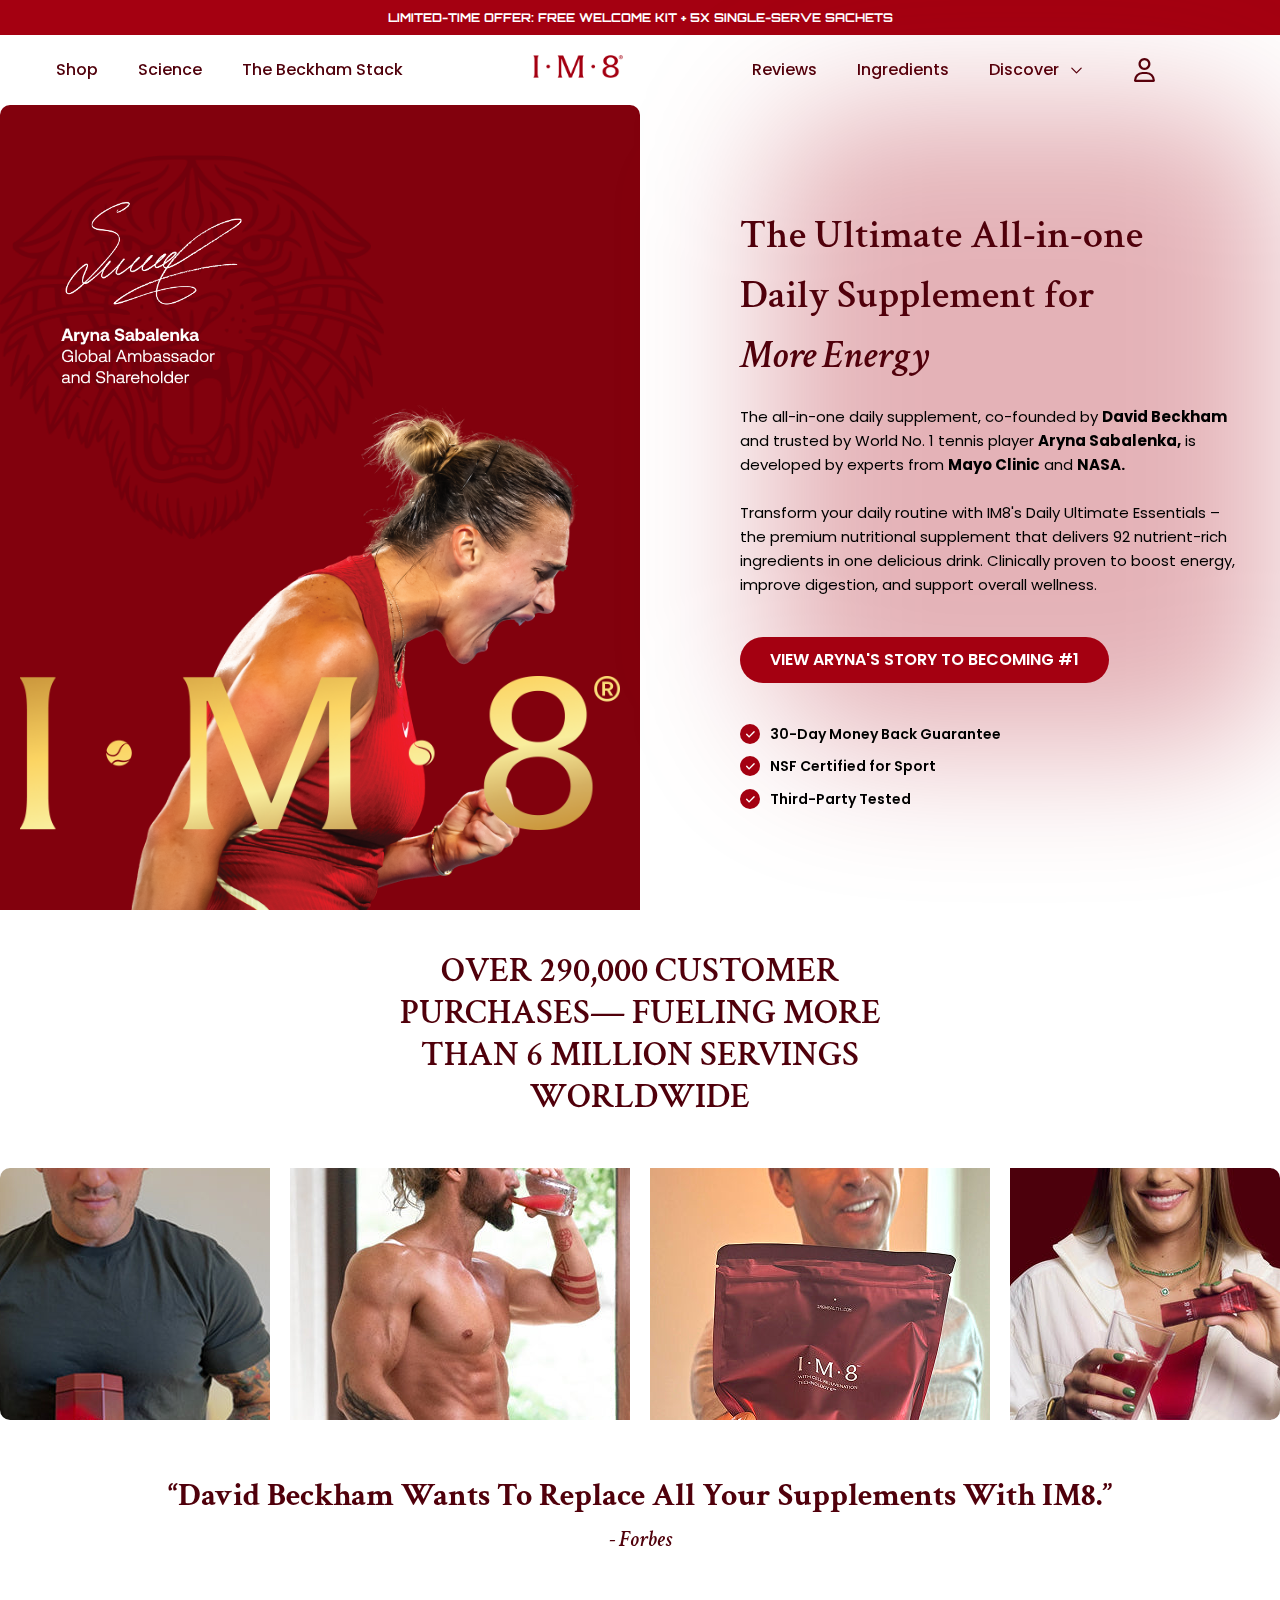
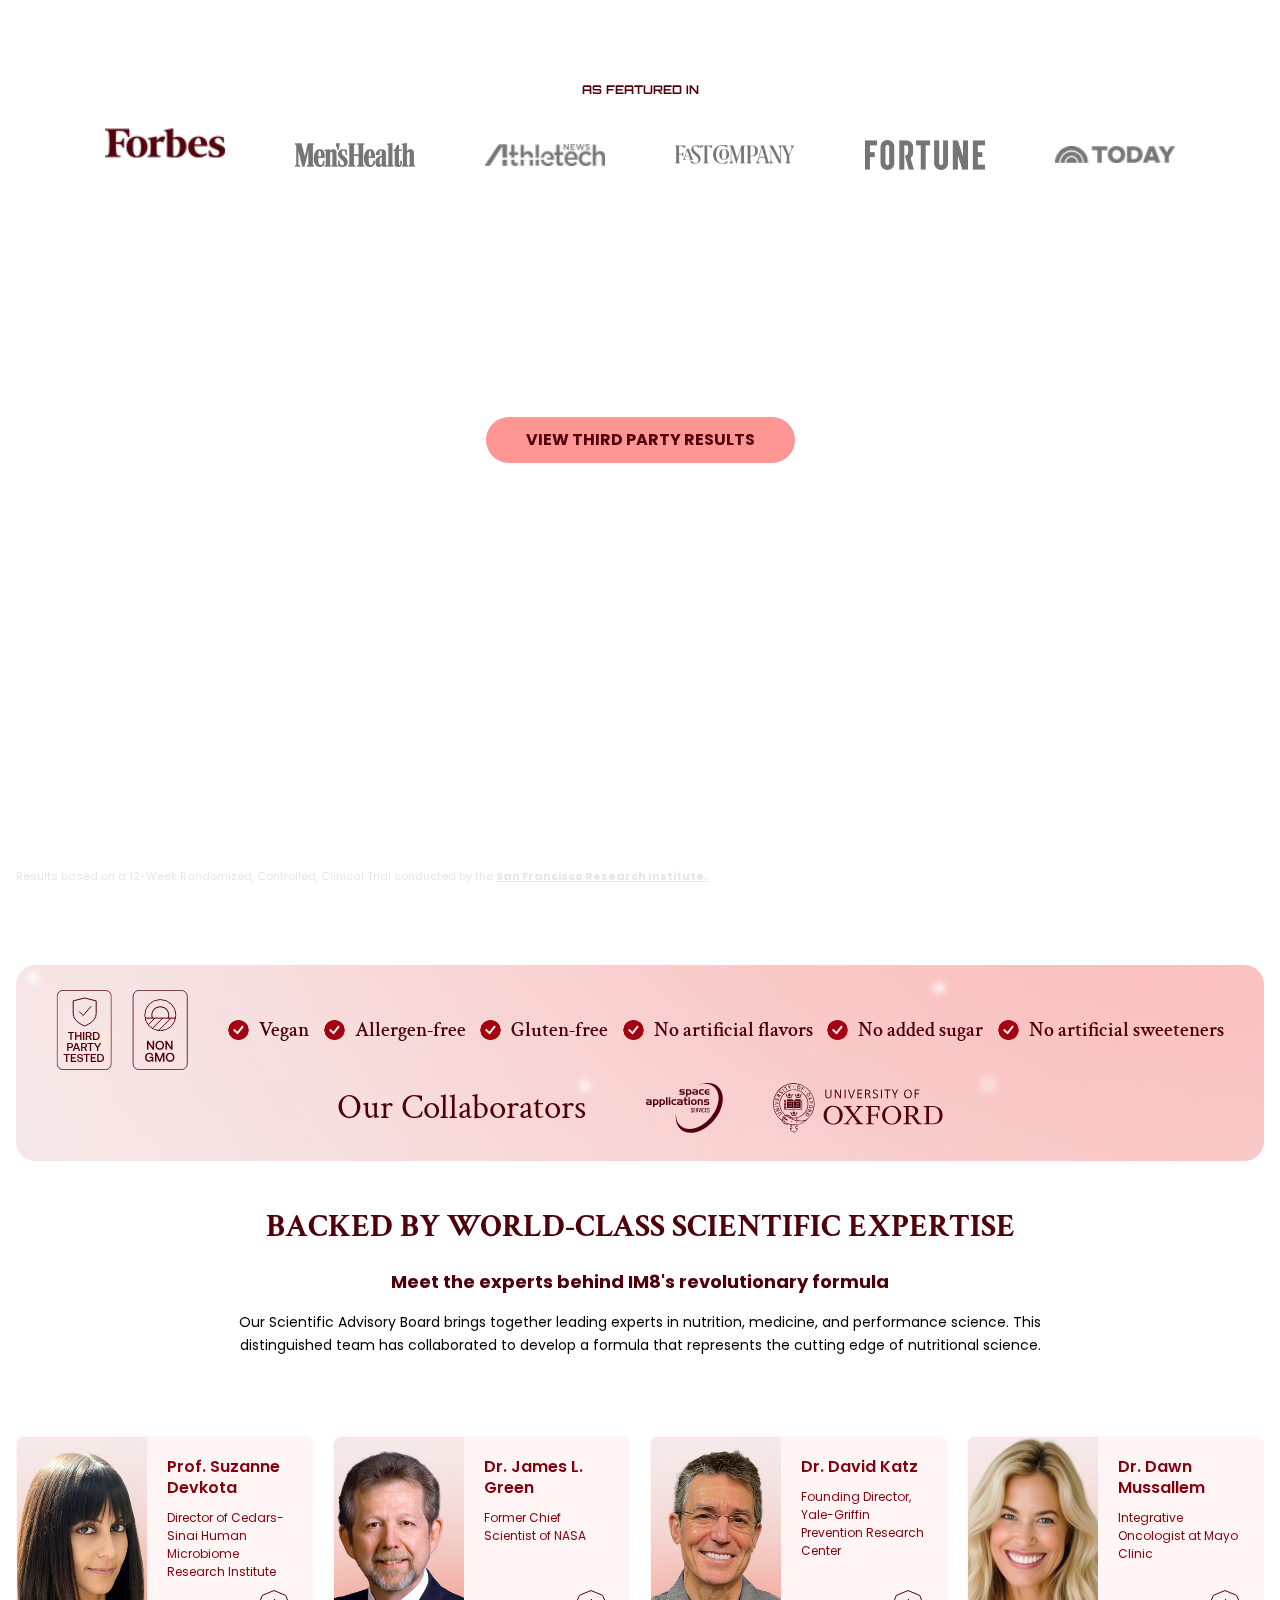
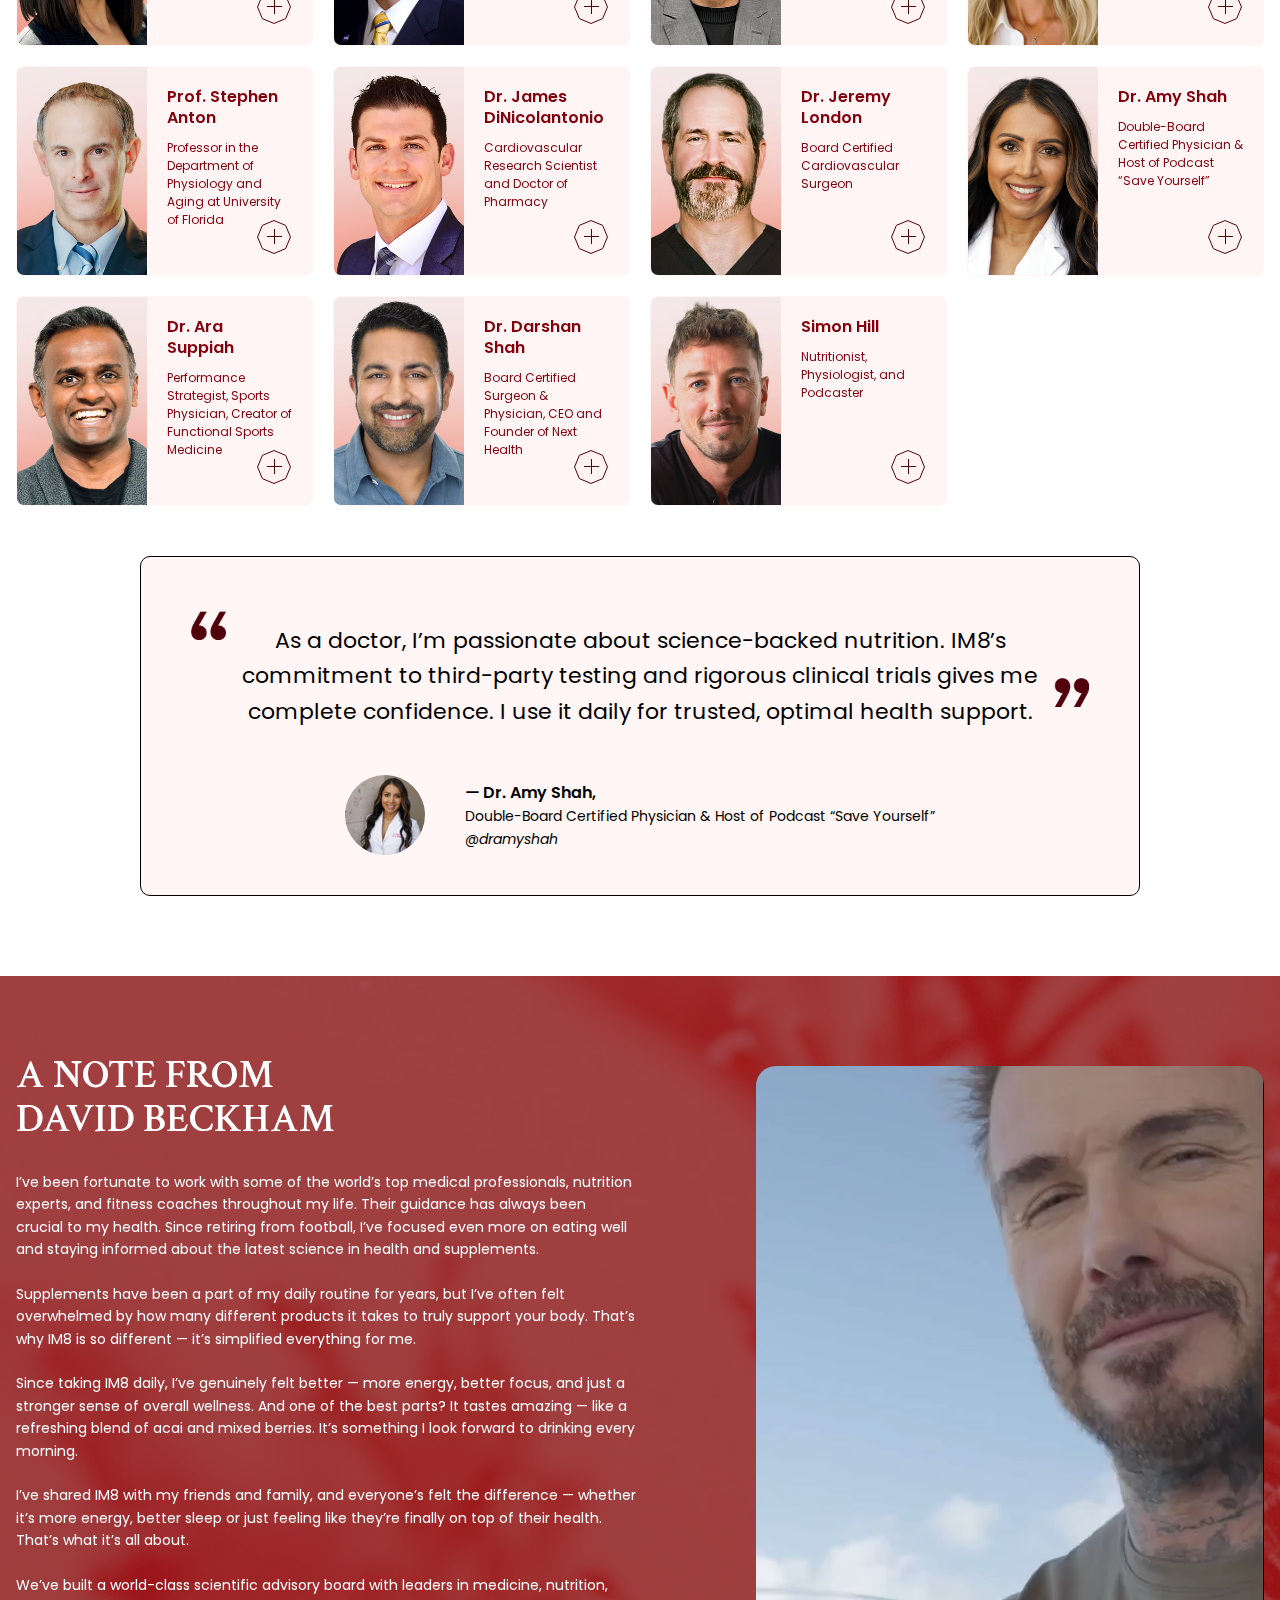
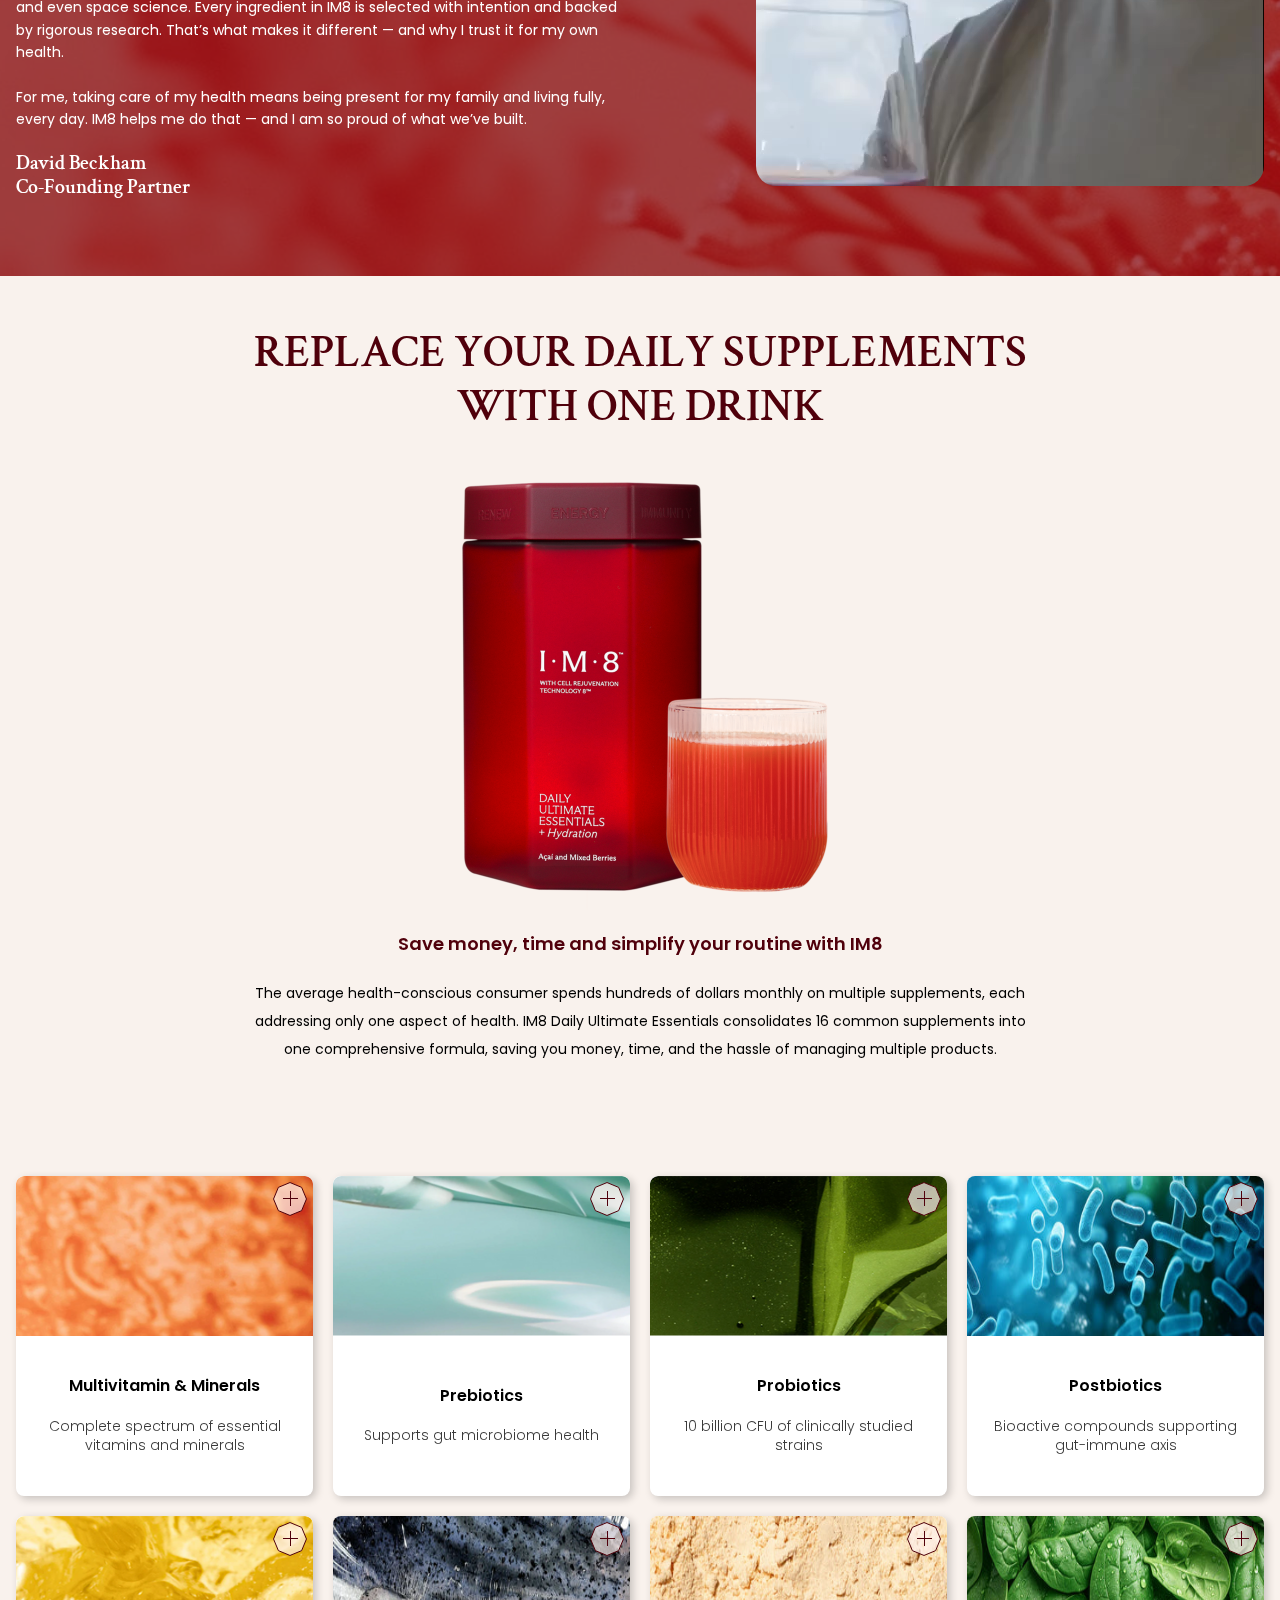
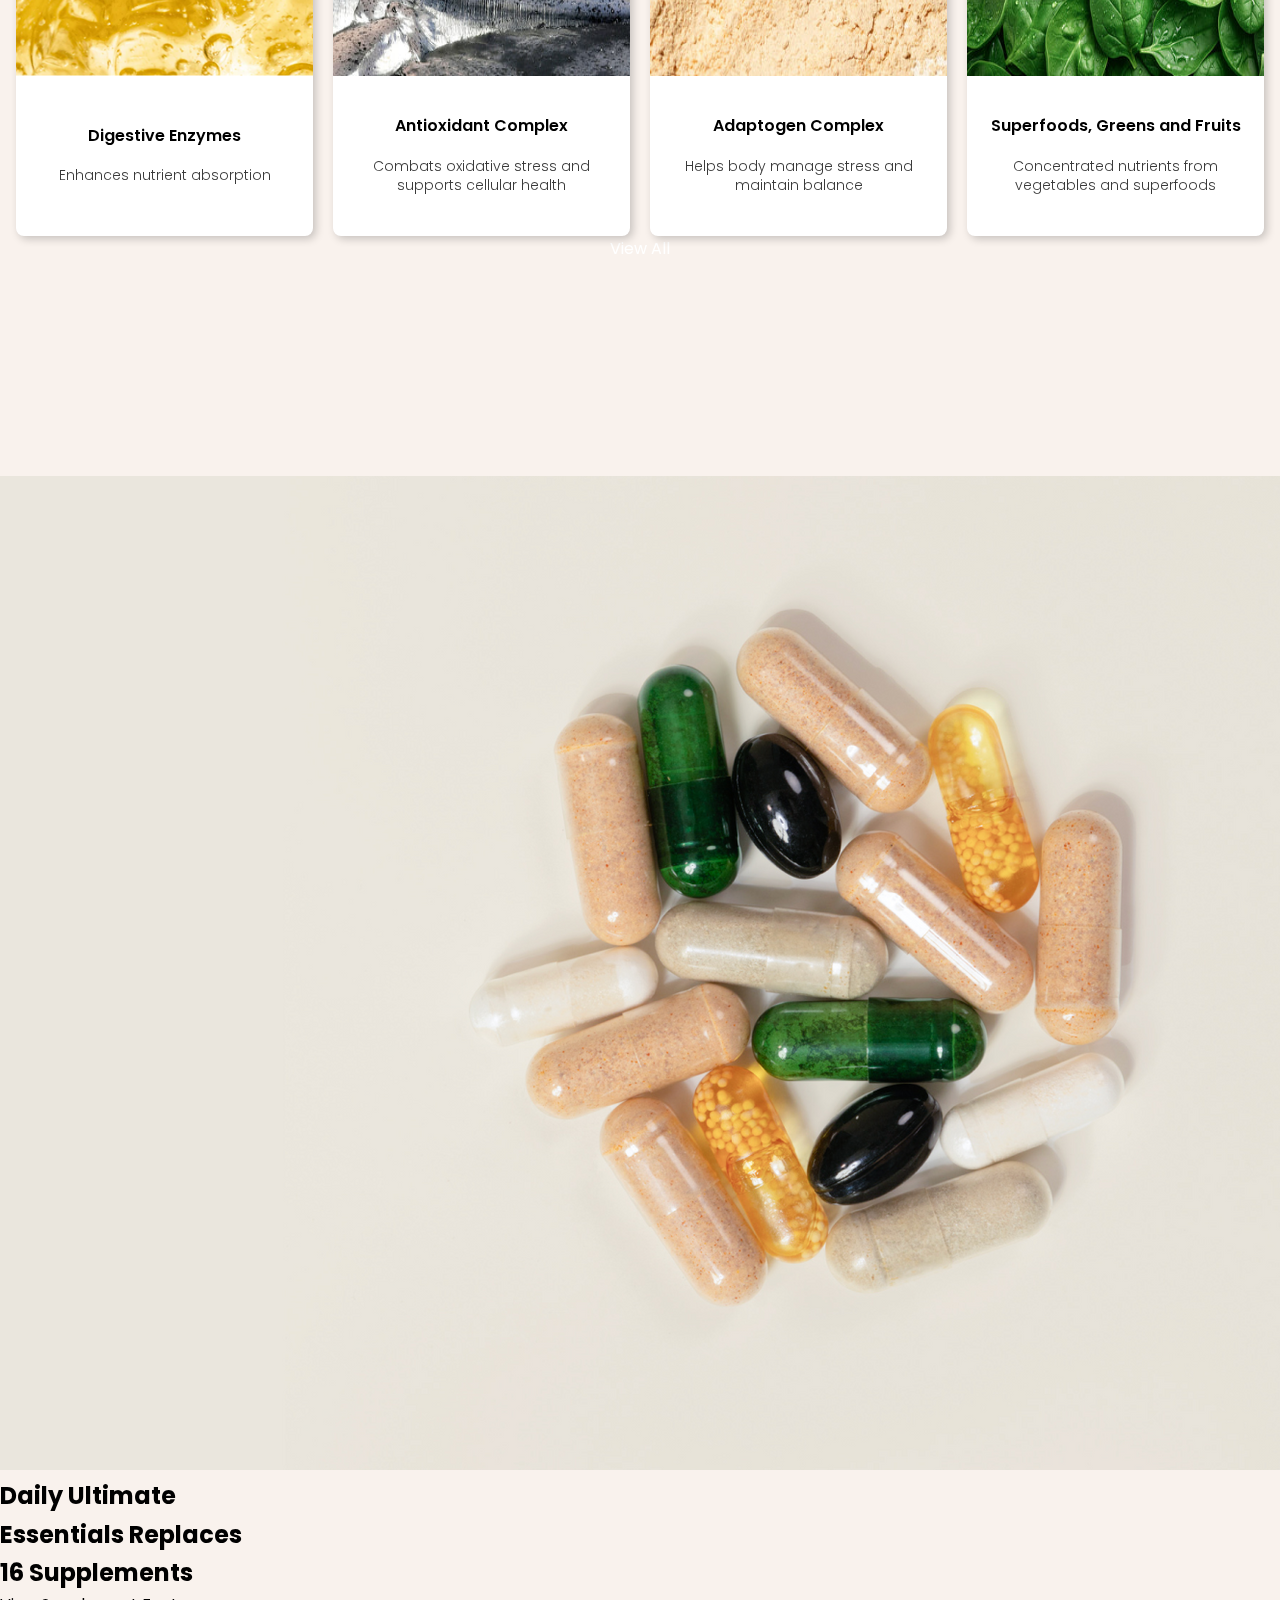
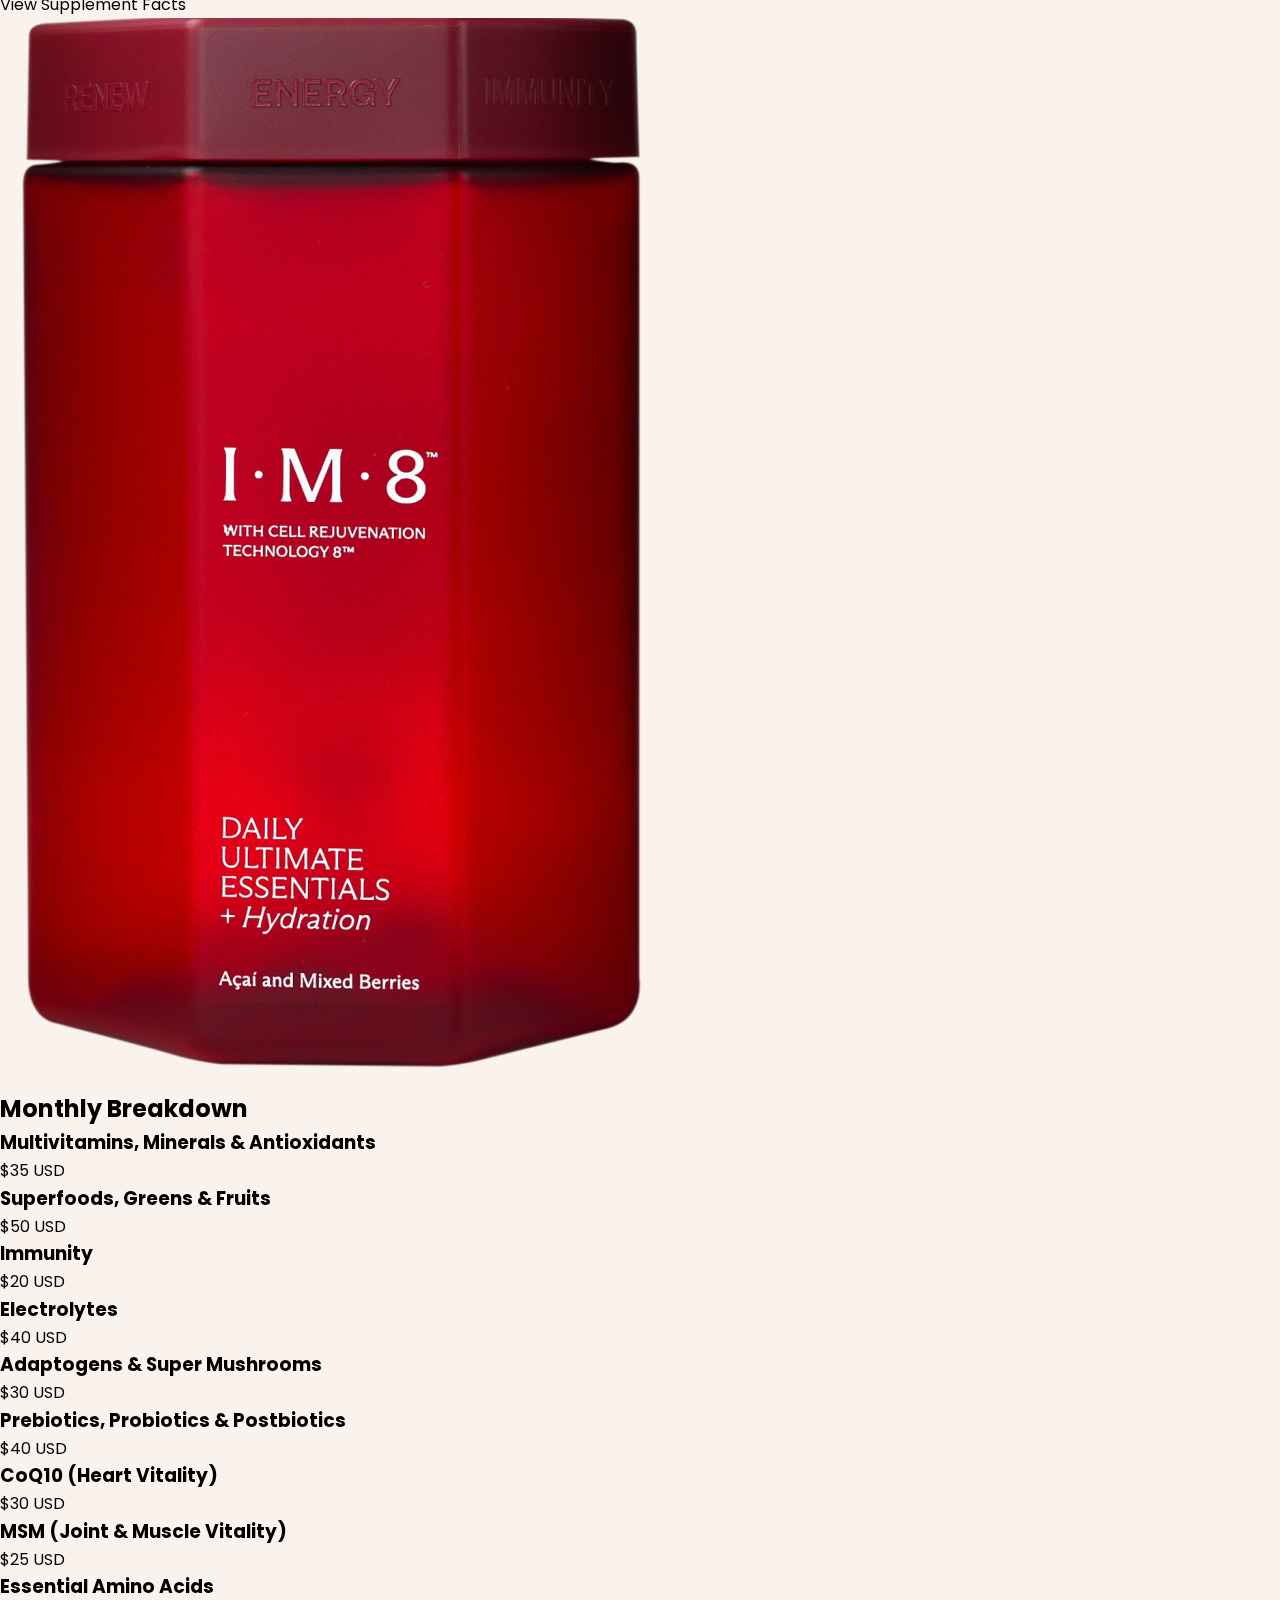
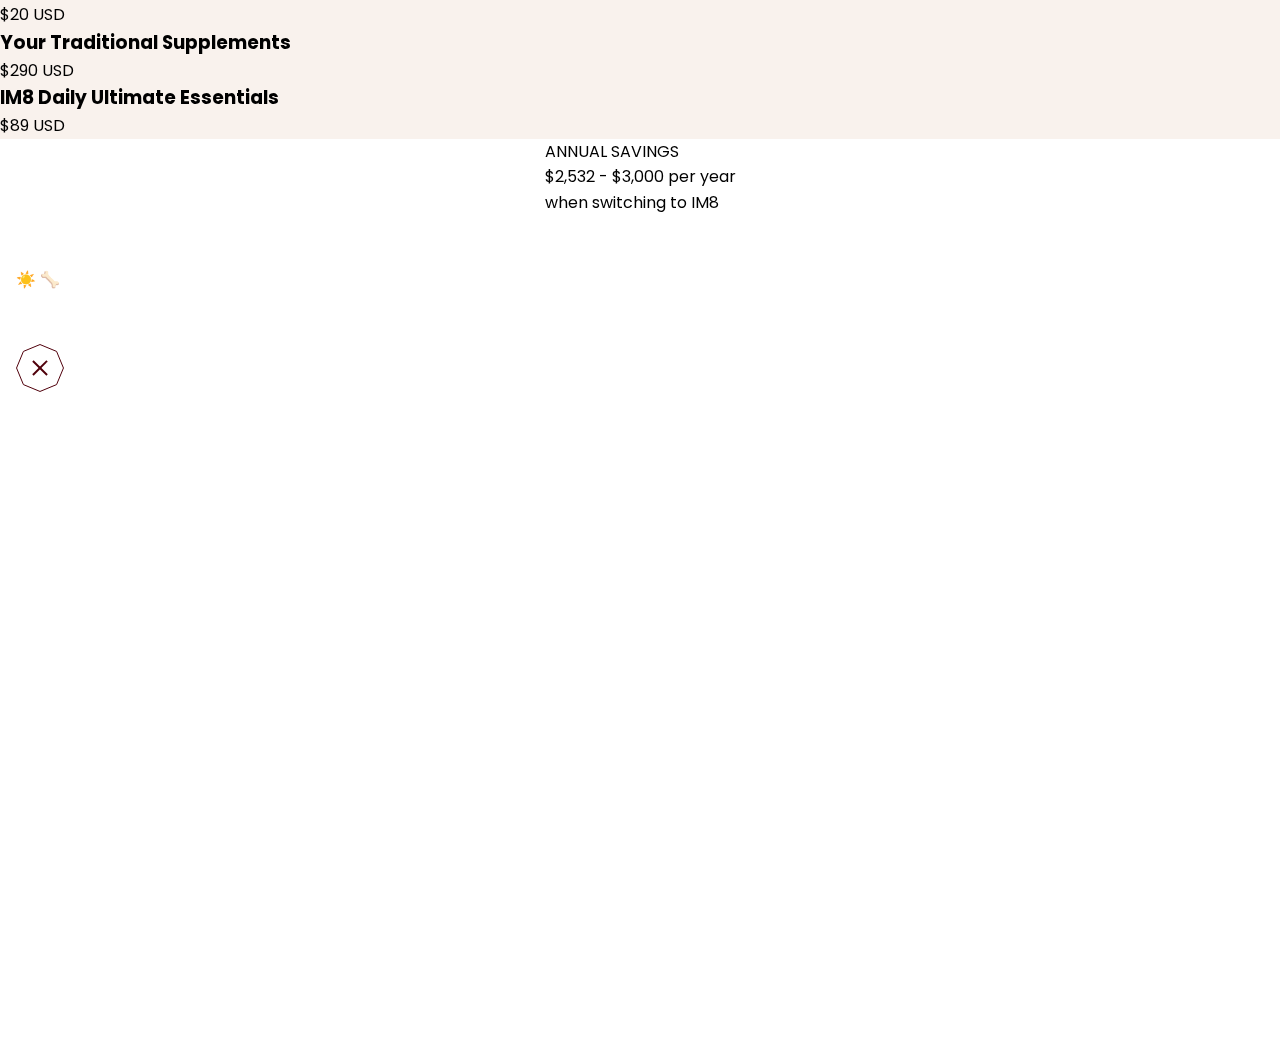
<file: index.html>
<!DOCTYPE html>
<html lang="en">
<head>
    <meta charset="UTF-8">
    <meta name="viewport" content="width=device-width, initial-scale=1.0">
    <title>IM8Health</title>
    <link rel="stylesheet" href="style.css">
    <link rel="stylesheet" href="https://cdnjs.cloudflare.com/ajax/libs/font-awesome/6.5.0/css/all.min.css">
    <link rel="preconnect" href="https://fonts.googleapis.com">
    <link rel="preconnect" href="https://fonts.gstatic.com" crossorigin>
    <link href="https://fonts.googleapis.com/css2?family=Crimson+Text:ital,wght@0,400;0,600;0,700;1,400;1,600;1,700&family=Orbitron:wght@400..900&family=Poppins:ital,wght@0,100;0,200;0,300;0,400;0,500;0,600;0,700;0,800;0,900;1,100;1,200;1,300;1,400;1,500;1,600;1,700;1,800;1,900&display=swap" rel="stylesheet">
</head>
<body>
    <!-- Hero Page -->
    <script>
        fetch("hero.html")
        .then(response => response.text())
        .then(data => {
            document.getElementById("hero").innerHTML = data;
            const hoverButton = document.getElementById("visible");
            const invisibleDiv = document.getElementById("invisible");

            if (hoverButton && invisibleDiv) {
                hoverButton.addEventListener("mouseover", () => {
                    invisibleDiv.classList.remove("hide");
                });
                invisibleDiv.addEventListener("mouseover", () => {
                    invisibleDiv.classList.remove("hide");
                })

                hoverButton.addEventListener("mouseout", () => {
                    invisibleDiv.classList.add("hide");
                });
                invisibleDiv.addEventListener("mouseout", () => {
                    invisibleDiv.classList.add("hide");
                })
            }
        })
    </script>
    <div id="hero"></div>

    <!-- Carasoule -->
    <script>
        fetch("carosole.html")
        .then(response => response.text())
        .then(data => {
            document.getElementById("carosole").innerHTML = data;

            const sliderTrack = document.getElementById('sliderTrack');
            sliderTrack.innerHTML += sliderTrack.innerHTML;

            const featureContent = {
                forbes: {
                    quote: "“David Beckham Wants To Replace All Your Supplements With IM8.”",
                    author: "Forbes"
                },
                menshealth: {
                    quote: "“I have personally experienced the positive impact that IM8 has had on my health, energy and focus.”",
                    author: "David Beckham"
                },
                athletech: {
                    quote: "“IM8 is leaning into science-backed wellness, seeking to position itself as the most effective – and safe – supplement product on the market.”",
                    author: "Athletech News"
                },
                fastcompany: {
                    quote: "“I wanted to create something that is a one stop shop, one product that actually does it all.”",
                    author: "David Beckham"
                },
                fortune: {
                    quote: "“We want to help people feel healthy and feel better and live a healthier, longer life.”",
                    author: "David Beckham"
                },
                today: {
                    quote: "“It's a simple supplement that has the best 92 ingredients in it. It's just easy and it's so good.”",
                    author: "David Beckham"
                }
            };

            const logos = document.querySelectorAll(".feature-logo");
            const textContainer = document.getElementById("featureTextContainer");

            let currentIndex = 0;
            let autoCycleInterval;

            function renderFeatureBlock({ quote, author }) {
                const wrapper = document.createElement("div");
                wrapper.classList.add("feature-quote-block");

                const quoteEl = document.createElement("p");
                quoteEl.classList.add("quote");
                quoteEl.textContent = `${quote}`;

                const authorEl = document.createElement("p");
                authorEl.classList.add("author-text");
                authorEl.textContent = `- ${author}`;

                wrapper.appendChild(quoteEl);
                wrapper.appendChild(authorEl);
                return wrapper;
            }

            function selectFeature(index) {
                const logo = logos[index];
                if (!logo) return;

                const id = logo.getAttribute("data-id");
                const content = featureContent[id];

                if (!content) return;

                // Clear and insert new content
                textContainer.innerHTML = '';
                textContainer.appendChild(renderFeatureBlock(content));

                // Highlight active
                logos.forEach(l => l.classList.remove("active"));
                logo.classList.add("active");

                currentIndex = index;
                }

                function startAutoCycle() {
                autoCycleInterval = setInterval(() => {
                    currentIndex = (currentIndex + 1) % logos.length;
                    selectFeature(currentIndex);
                }, 5000);
                }

                function resetAutoCycle() {
                clearInterval(autoCycleInterval);
                startAutoCycle();
                }

                // Attach event listeners
                logos.forEach((logo, index) => {
                logo.addEventListener("click", () => {
                    selectFeature(index);
                    resetAutoCycle();
                });
                });

                // Init
                selectFeature(0);
                startAutoCycle();
        })
    </script>
    <div id="carosole"></div>

    <!-- Analytics -->
    <img src="/public/bg.jpeg" alt="Background" class="analytics-bg">

    <script>
        fetch("analytics.html")
        .then(response => response.text())
        .then(data => {
            document.getElementById("analytics").innerHTML = data;
        })
    </script>
    <div id="analytics"></div>   
    
    <div id="collaborators">
        <div class="inner-container">
            <div class="collaborators-card">
                <!-- Top section -->
                <div class="collaborators-card-top">
                    <div class="collaborators-card-top-stamp">
                        <img src="/public/collaborators/3rd-party-tested.svg" alt="">
                        <img src="/public/collaborators/non-gmo.svg" alt="">
                    </div>

                    <div class="collaborators-card-top-points">
                        <div class="collaborators-card-top-point">
                            <img src="/public/bullet-point.svg" alt="">
                            <p>Vegan</p>
                        </div>

                        <div class="collaborators-card-top-point">
                            <img src="/public/bullet-point.svg" alt="">
                            <p>Allergen-free</p>
                        </div>

                        <div class="collaborators-card-top-point">
                            <img src="/public/bullet-point.svg" alt="">
                            <p>Gluten-free</p>
                        </div>

                        <div class="collaborators-card-top-point">
                            <img src="/public/bullet-point.svg" alt="">
                            <p>No artificial flavors</p>
                        </div>

                        <div class="collaborators-card-top-point">
                            <img src="/public/bullet-point.svg" alt="">
                            <p>No added sugar</p>
                        </div>

                        <div class="collaborators-card-top-point">
                            <img src="/public/bullet-point.svg" alt="">
                            <p>No artificial sweeteners</p>
                        </div>
                    </div>
                </div>

                <!-- Bottom section -->
                <div class="collaborators-card-bottom">
                    <p>Our Collaborators</p>
                    <div class="collaborators-card-bottom-logos">
                        <img src="/public/collaborators/spaceapplications_logo.svg" alt="">
                        <img src="/public/collaborators/university-of-oxford-logo.svg" alt="">
                    </div>
                </div>
            </div>
        </div>
    </div>

    <!-- SCIENTIFIC EXPERTISE -->
    <script src="science_experts.js"></script>
    <script>
        fetch("scientist.html")
        .then(response => response.text())
        .then(data => {
            document.getElementById("science").innerHTML = data;

            const grid = document.querySelector('.expertise-grid');
            if (!grid || typeof experts === 'undefined') return;

            // Clear any existing cards
            grid.innerHTML = '';

            experts.forEach(expert => {
                const card = document.createElement('div');
                card.classList.add('expert-card');

                card.innerHTML = `
                    <img src="${expert.image}" alt="${expert.name}" class="expert-img">
                    <div class="expert-details">
                        <div>${expert.name}</div>
                        <span class="expert-details-description">${expert.designation}</span>
                    </div>
                    <div class="expert-card-expand">
                        <img src="/public/octagon-icon.svg" alt="Expand">
                    </div>
                `;

                grid.appendChild(card);
            });
        })
    </script>
    <div id="science"></div>

    <!-- A Note from David Beckham -->
    <script>
        fetch("david-note.html")
        .then(response => response.text())
        .then(data => {
            document.getElementById("david-note").innerHTML = data;
        })
    </script>
    <div id="david-note"></div>

    <!-- Replace your drink -->
    <script>
        fetch("replace.html")
        .then(response => response.text())
        .then(data => {
            document.getElementById("replace").innerHTML = data;
        })
    </script>
    <div id="replace"></div>

    <!-- Ingredients -->
    <script src="ingredients.js"></script>
    <section id="ingredients" class="container2 replace-bg">
        <div class="inner-container flex-col">
            <div class="ingredients-grid">
                <div class="ingredients-card">
                    <div class="replace-img">
                        <img src="/public/replace/1.png" alt="" class="replace-img">
                    </div>
                    <div class="ingredients-details">
                        <div>Multivitamin & Minerals</div>
                        <span class="ingredients-details-description">Complete spectrum of essential vitamins and minerals</span>
                    </div>
                    <div class="ingredients-card-expand">
                        <img src="/public/octagon-icon.svg" alt="">
                    </div>
                </div>
            </div>
            <div class="button-container">
                View All
            </div>
        </div>
    </section>
    <script>
        document.addEventListener('DOMContentLoaded', () => {
            const grid2 = document.querySelector('.ingredients-grid');
            const button = document.querySelector('.button-container');

            if (!grid2 || typeof ingredients === 'undefined') return;

            let showingAll = false;

            const renderIngredients = () => {
                grid2.innerHTML = '';
                const itemsToShow = showingAll ? ingredients : ingredients.slice(0, 8);

                itemsToShow.forEach(ingredient => {
                    const card = document.createElement('div');
                    card.classList.add('ingredients-card');

                    card.innerHTML = `
                        <img src="${ingredient.image}" alt="${ingredient.name}" class="replace-img">
                        <div class="ingredients-details">
                            <div>${ingredient.name}</div>
                            <span class="ingredients-details-description">${ingredient.title}</span>
                        </div>
                        <div class="ingredients-card-expand">
                            <img src="/public/octagon-icon.svg" alt="Expand">
                        </div>
                    `;

                    grid2.appendChild(card);
                });

                button.textContent = showingAll ? 'View Less' : 'View All';
            };

            renderIngredients();
            button.addEventListener('click', () => {
                showingAll = !showingAll;
                renderIngredients();
            });
        });
    </script>

    <!-- Monthly Breakdown -->
    <script>
        fetch("breakdown.html")
        .then(response => response.text())
        .then(data => {
            document.getElementById("breakdown").innerHTML = data;
        })
    </script>
    <div id="breakdown"></div>

    <!-- Annual Savings -->
    <script>
        fetch("annual-savings.html")
        .then(response => response.text())
        .then(data => {
            document.getElementById("annual-savings").innerHTML = data;
        })
    </script>
    <div id="annual-savings"></div>
</body>
</html>
</file>
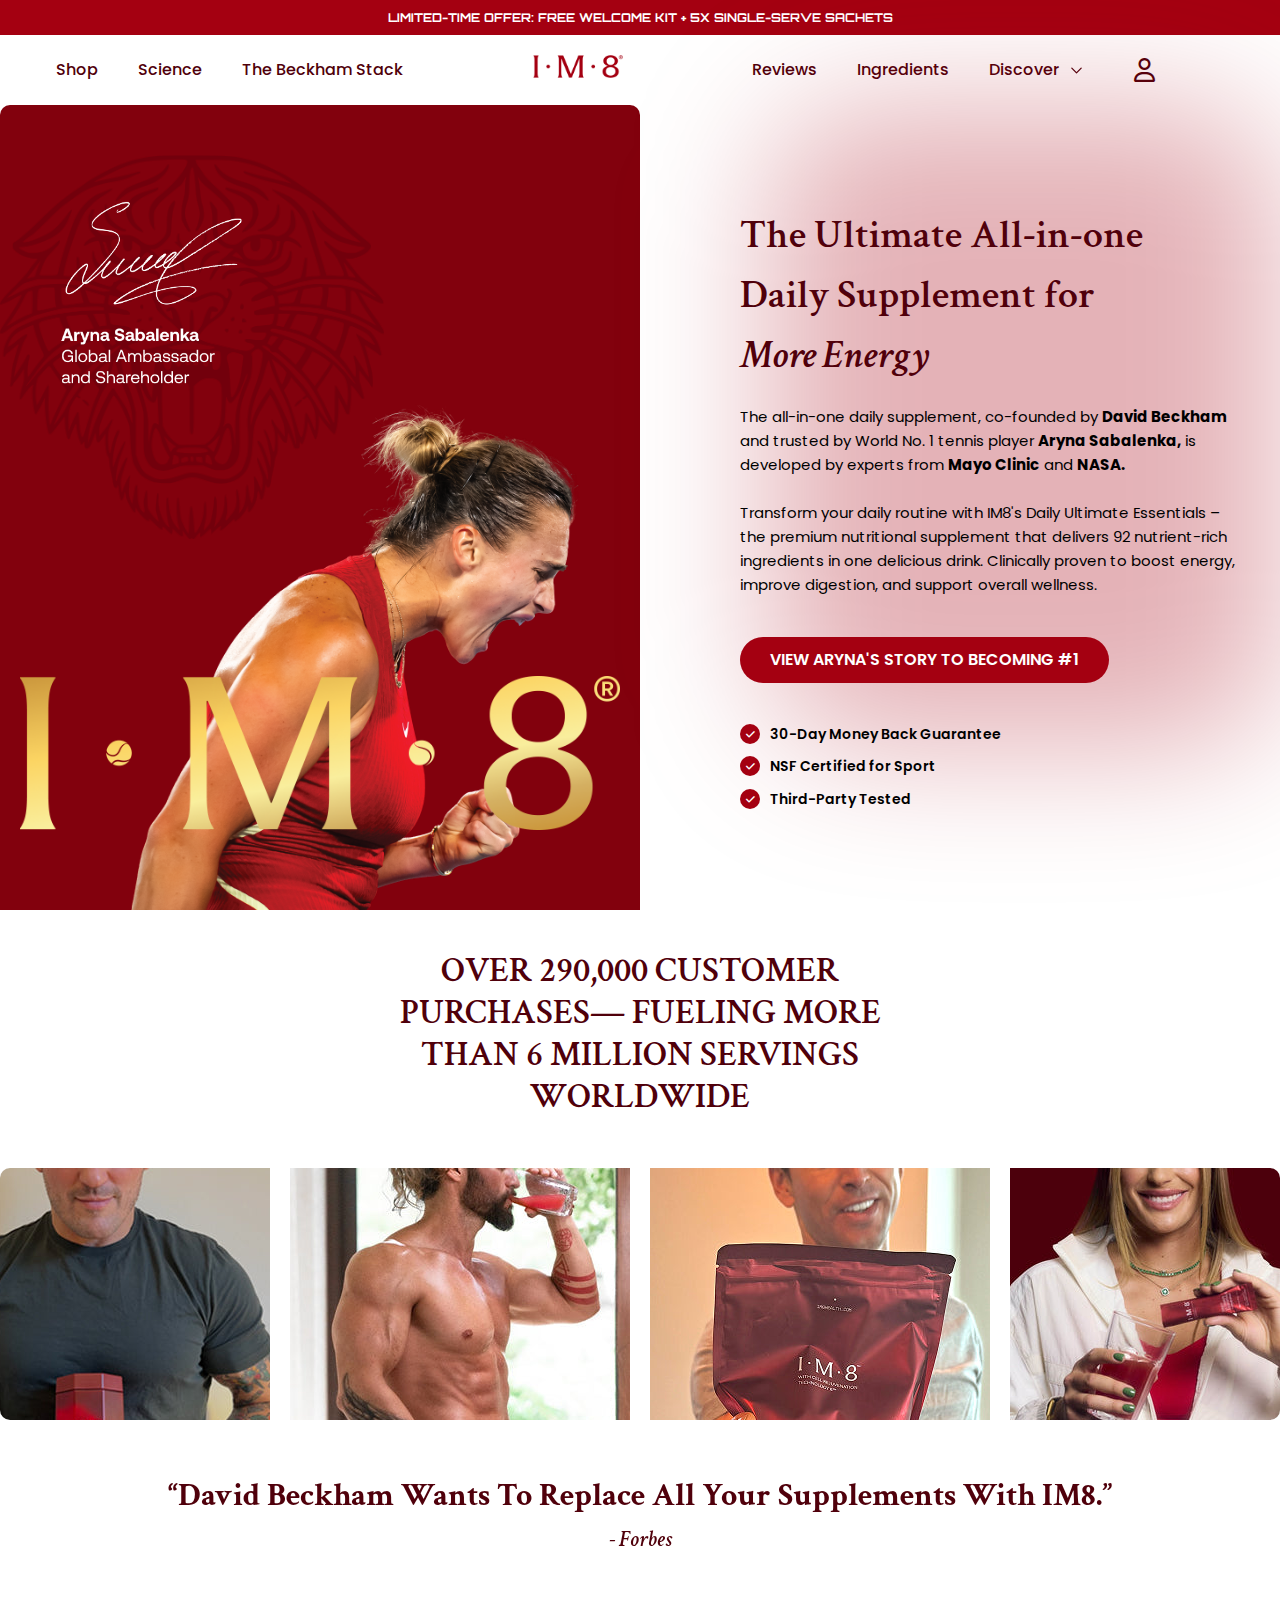
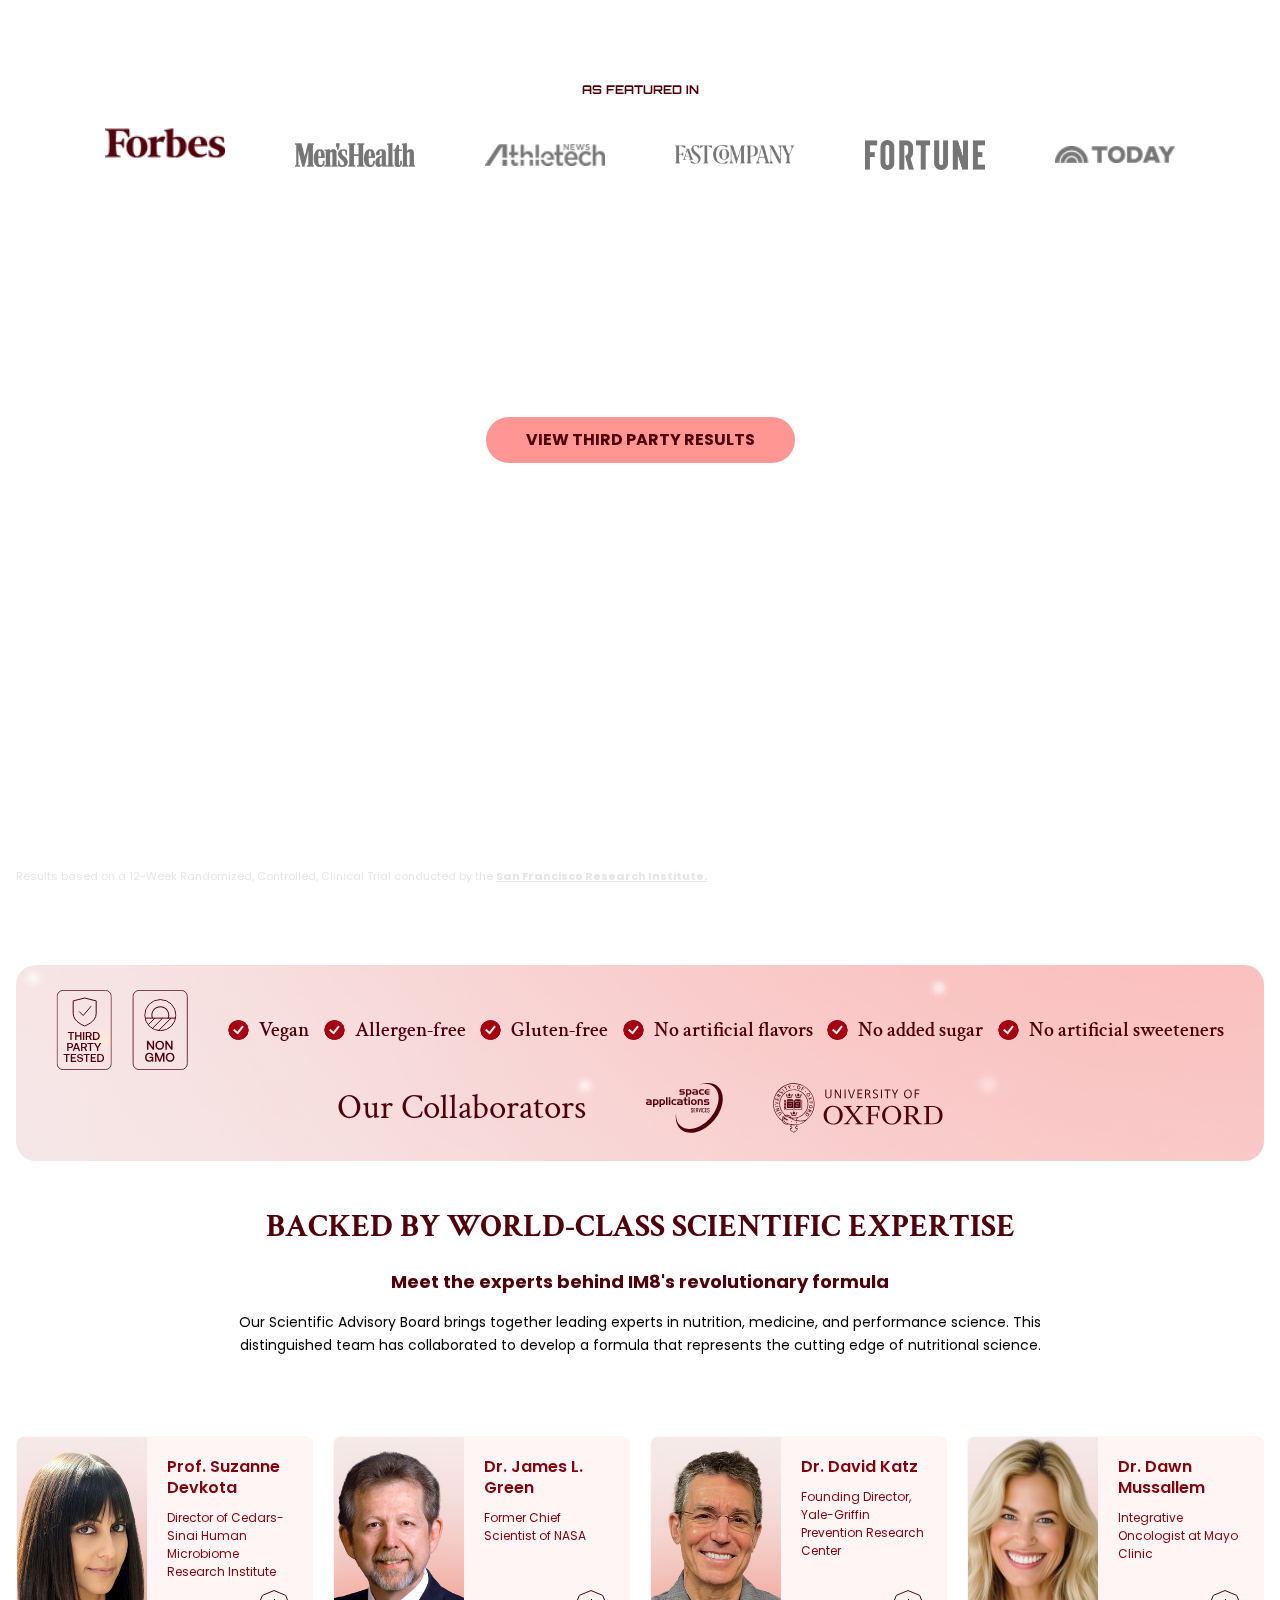
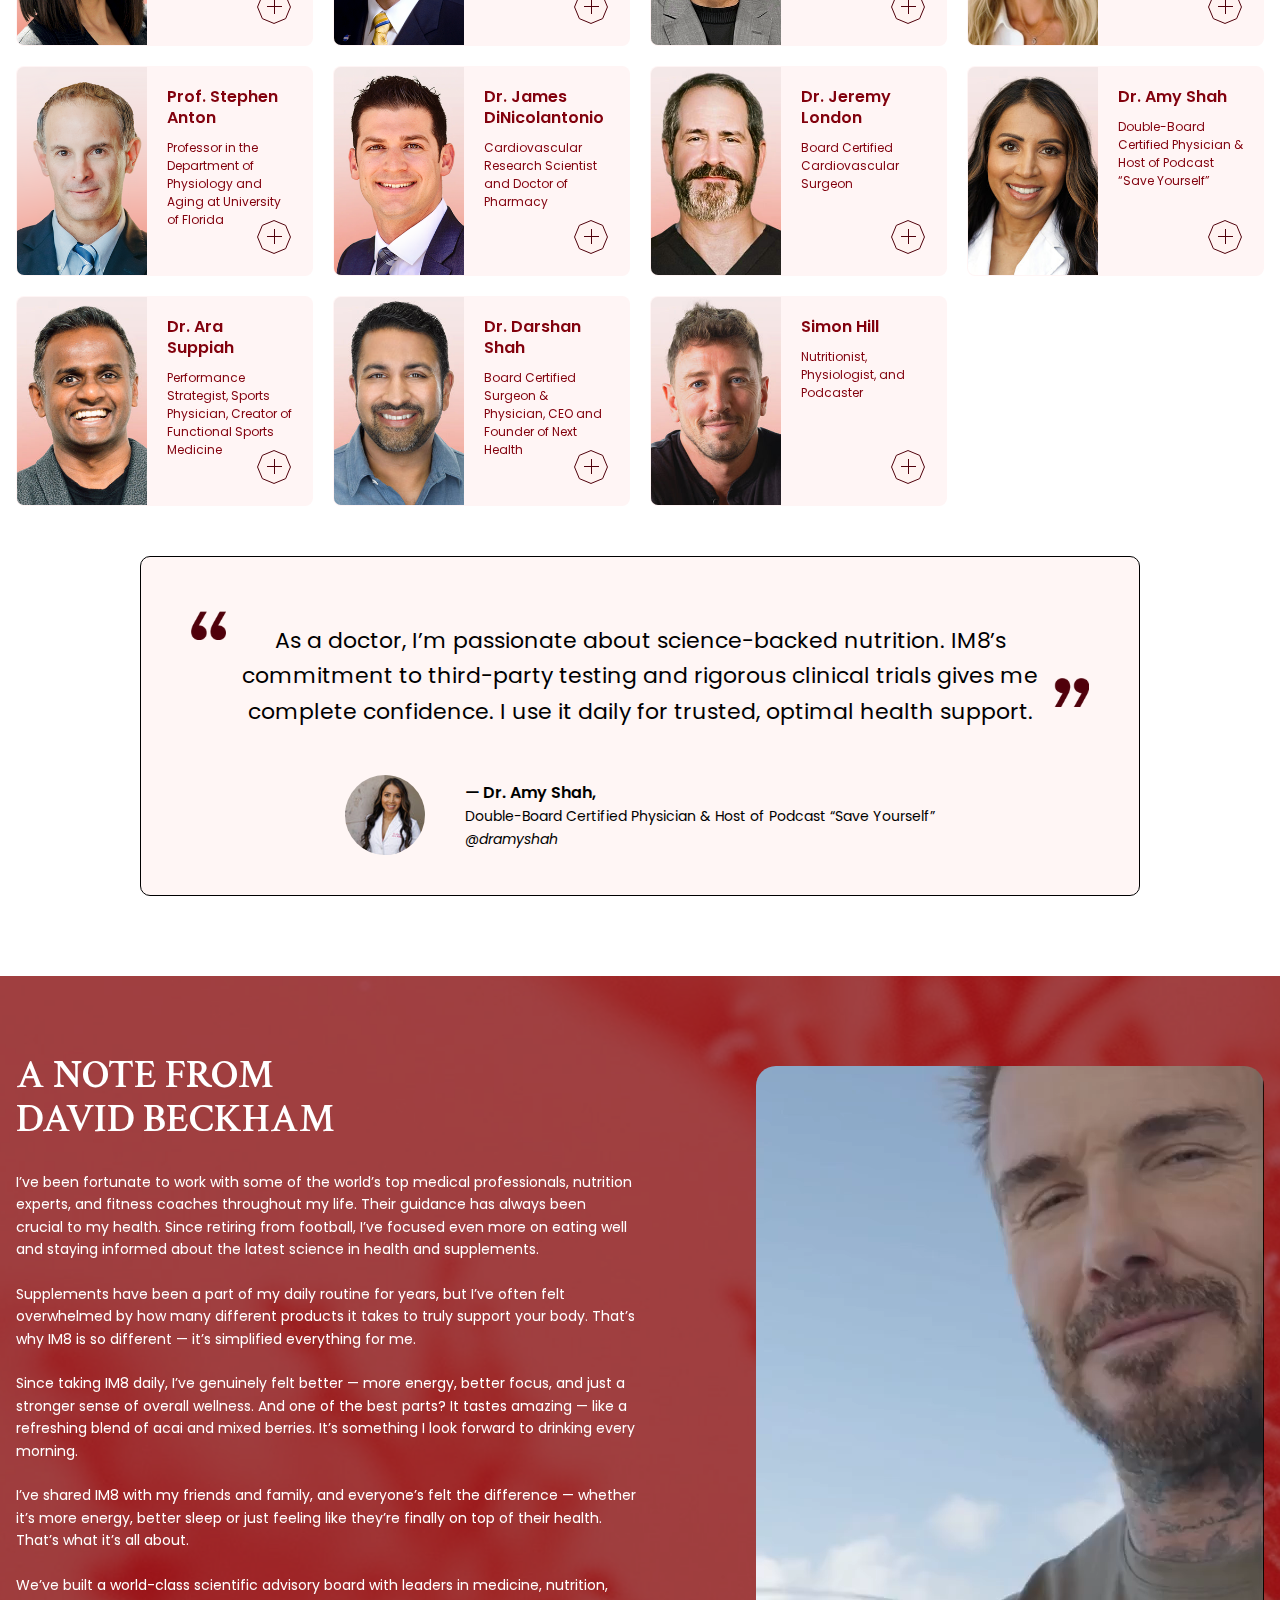
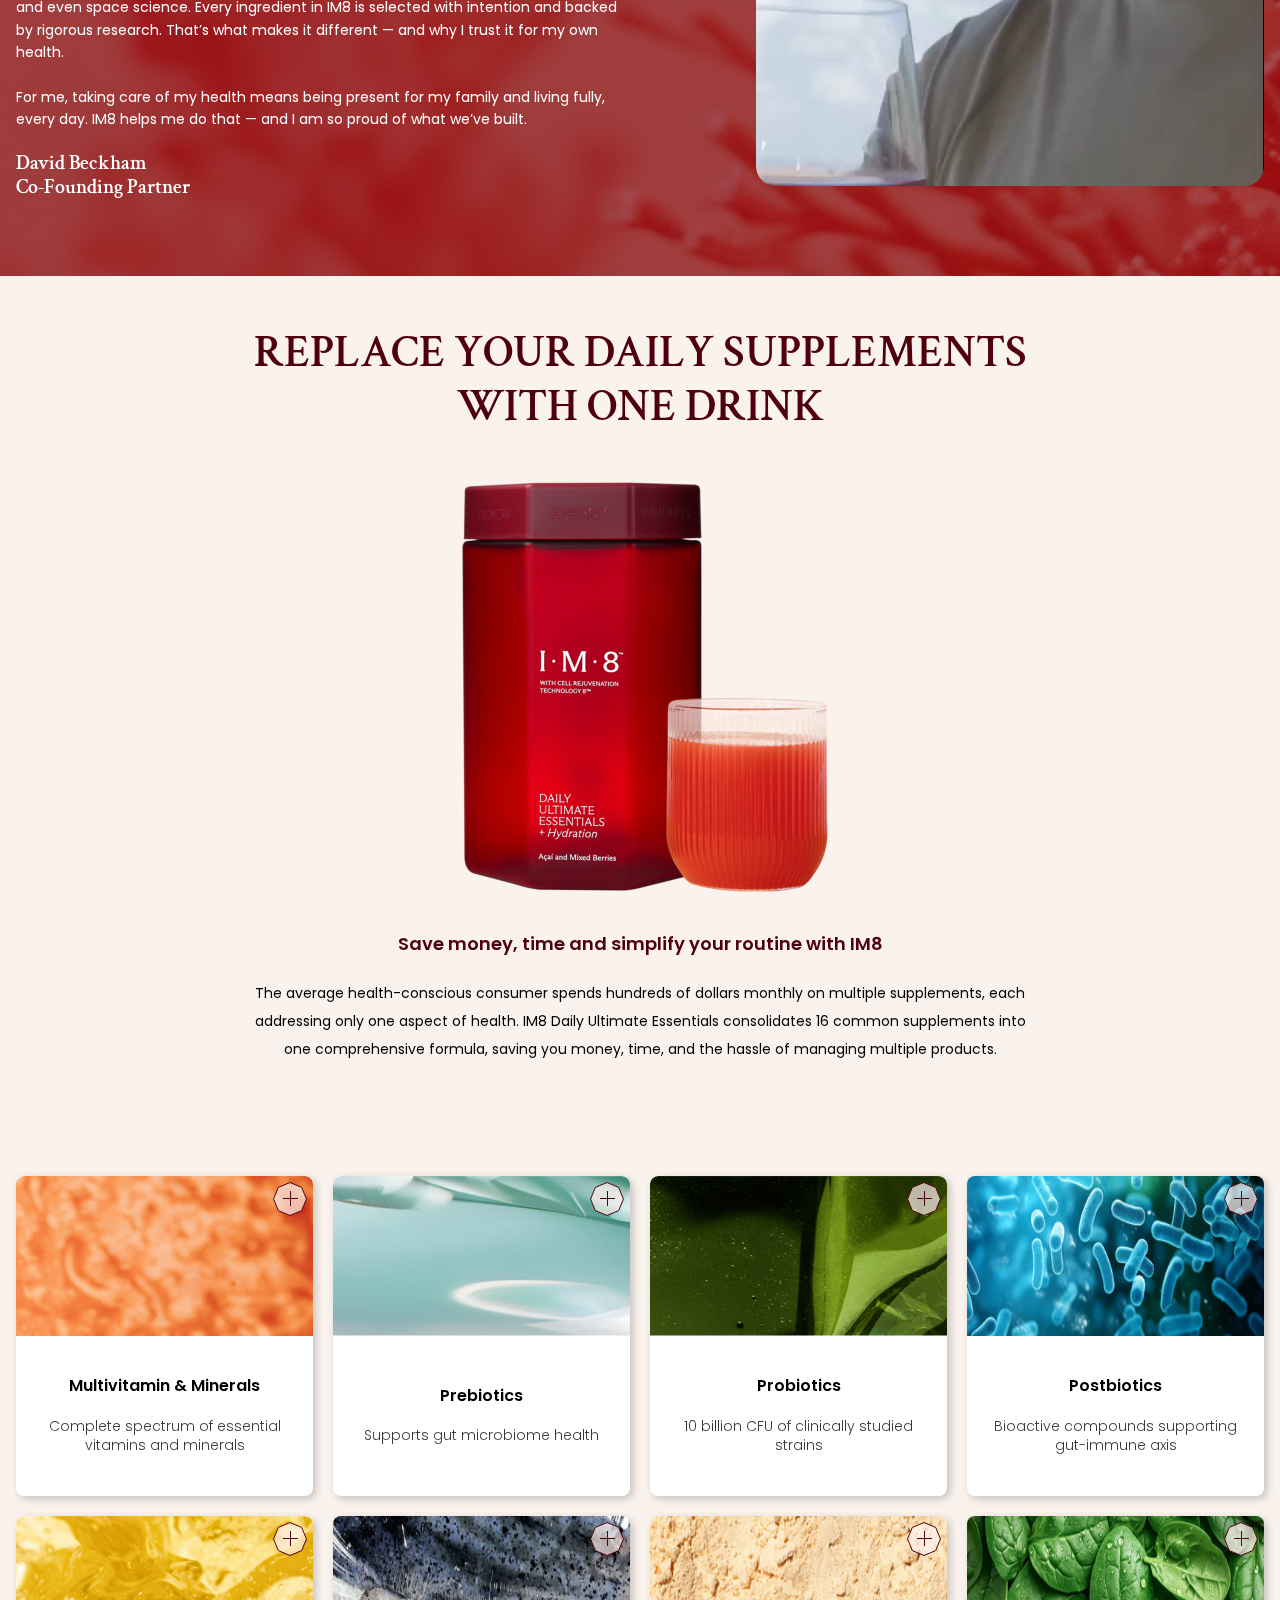
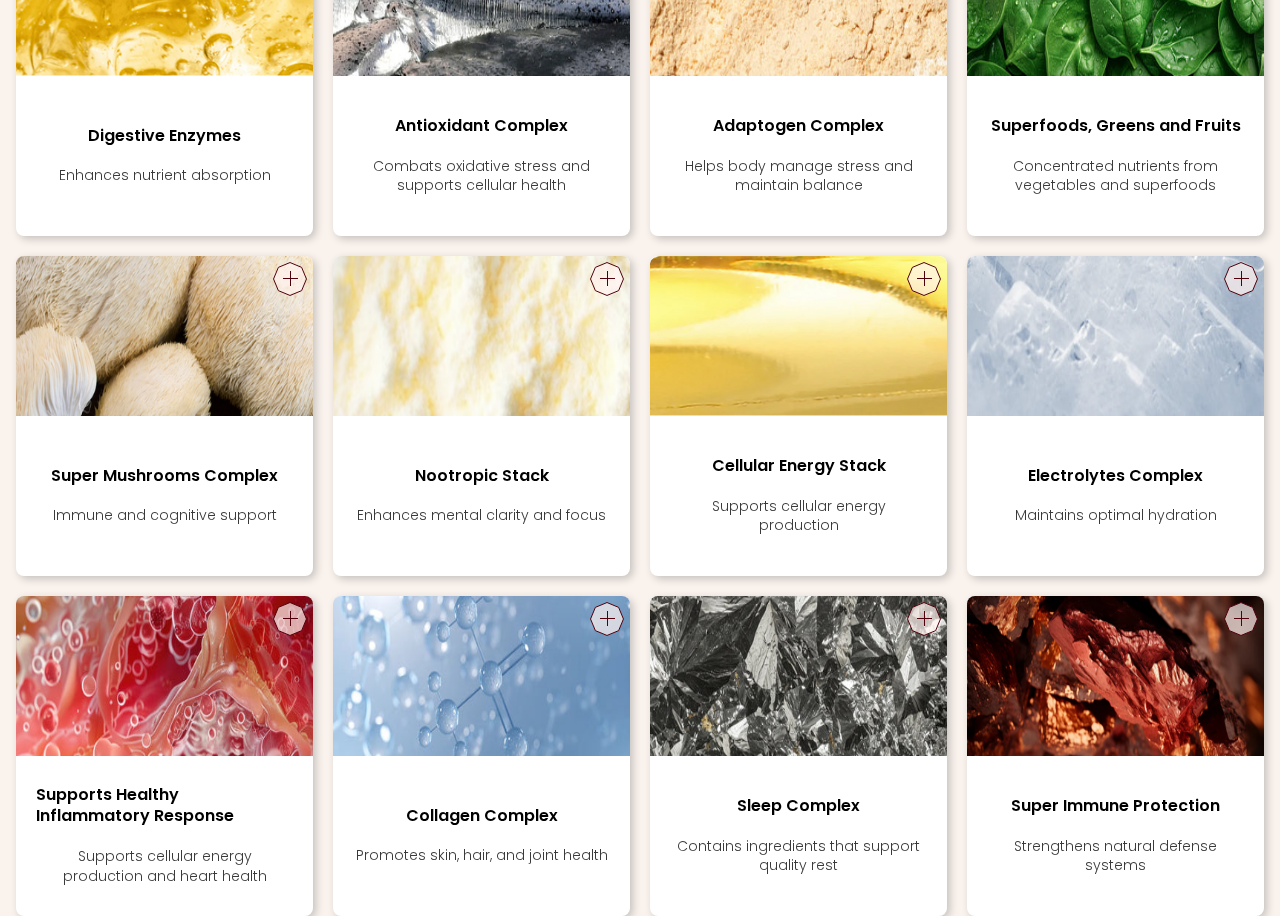
<file: app.html>
<!DOCTYPE html>
<html lang="en">
<head>
    <meta charset="UTF-8">
    <meta name="viewport" content="width=device-width, initial-scale=1.0">
    <title>IM8Health</title>
    <link rel="stylesheet" href="style.css">
    <link rel="stylesheet" href="https://cdnjs.cloudflare.com/ajax/libs/font-awesome/6.5.0/css/all.min.css">
    <link rel="preconnect" href="https://fonts.googleapis.com">
    <link rel="preconnect" href="https://fonts.gstatic.com" crossorigin>
    <link href="https://fonts.googleapis.com/css2?family=Crimson+Text:ital,wght@0,400;0,600;0,700;1,400;1,600;1,700&family=Orbitron:wght@400..900&family=Poppins:ital,wght@0,100;0,200;0,300;0,400;0,500;0,600;0,700;0,800;0,900;1,100;1,200;1,300;1,400;1,500;1,600;1,700;1,800;1,900&display=swap" rel="stylesheet">
</head>
<body>
    <!-- Hero Page -->
    <script>
        fetch("hero.html")
        .then(response => response.text())
        .then(data => {
            document.getElementById("hero").innerHTML = data;
            const hoverButton = document.getElementById("visible");
            const invisibleDiv = document.getElementById("invisible");

            if (hoverButton && invisibleDiv) {
                hoverButton.addEventListener("mouseover", () => {
                    invisibleDiv.classList.remove("hide");
                });
                invisibleDiv.addEventListener("mouseover", () => {
                    invisibleDiv.classList.remove("hide");
                })

                hoverButton.addEventListener("mouseout", () => {
                    invisibleDiv.classList.add("hide");
                });
                invisibleDiv.addEventListener("mouseout", () => {
                    invisibleDiv.classList.add("hide");
                })
            }
        })
    </script>
    <div id="hero"></div>

    <!-- Carasoule -->
    <script>
        fetch("carosole.html")
        .then(response => response.text())
        .then(data => {
            document.getElementById("carosole").innerHTML = data;

            const sliderTrack = document.getElementById('sliderTrack');
            sliderTrack.innerHTML += sliderTrack.innerHTML;

            const featureContent = {
                forbes: {
                    quote: "“David Beckham Wants To Replace All Your Supplements With IM8.”",
                    author: "Forbes"
                },
                menshealth: {
                    quote: "“I have personally experienced the positive impact that IM8 has had on my health, energy and focus.”",
                    author: "David Beckham"
                },
                athletech: {
                    quote: "“IM8 is leaning into science-backed wellness, seeking to position itself as the most effective – and safe – supplement product on the market.”",
                    author: "Athletech News"
                },
                fastcompany: {
                    quote: "“I wanted to create something that is a one stop shop, one product that actually does it all.”",
                    author: "David Beckham"
                },
                fortune: {
                    quote: "“We want to help people feel healthy and feel better and live a healthier, longer life.”",
                    author: "David Beckham"
                },
                today: {
                    quote: "“It's a simple supplement that has the best 92 ingredients in it. It's just easy and it's so good.”",
                    author: "David Beckham"
                }
            };

            const logos = document.querySelectorAll(".feature-logo");
            const textContainer = document.getElementById("featureTextContainer");

            let currentIndex = 0;
            let autoCycleInterval;

            function renderFeatureBlock({ quote, author }) {
                const wrapper = document.createElement("div");
                wrapper.classList.add("feature-quote-block");

                const quoteEl = document.createElement("p");
                quoteEl.classList.add("quote");
                quoteEl.textContent = `${quote}`;

                const authorEl = document.createElement("p");
                authorEl.classList.add("author-text");
                authorEl.textContent = `- ${author}`;

                wrapper.appendChild(quoteEl);
                wrapper.appendChild(authorEl);
                return wrapper;
            }

            function selectFeature(index) {
                const logo = logos[index];
                if (!logo) return;

                const id = logo.getAttribute("data-id");
                const content = featureContent[id];

                if (!content) return;

                // Clear and insert new content
                textContainer.innerHTML = '';
                textContainer.appendChild(renderFeatureBlock(content));

                // Highlight active
                logos.forEach(l => l.classList.remove("active"));
                logo.classList.add("active");

                currentIndex = index;
                }

                function startAutoCycle() {
                autoCycleInterval = setInterval(() => {
                    currentIndex = (currentIndex + 1) % logos.length;
                    selectFeature(currentIndex);
                }, 5000);
                }

                function resetAutoCycle() {
                clearInterval(autoCycleInterval);
                startAutoCycle();
                }

                // Attach event listeners
                logos.forEach((logo, index) => {
                logo.addEventListener("click", () => {
                    selectFeature(index);
                    resetAutoCycle();
                });
                });

                // Init
                selectFeature(0);
                startAutoCycle();
        })
    </script>
    <div id="carosole"></div>

    <!-- Analytics -->
    <img src="/public/bg.jpeg" alt="Background" class="analytics-bg">

    <script>
        fetch("analytics.html")
        .then(response => response.text())
        .then(data => {
            document.getElementById("analytics").innerHTML = data;
        })
    </script>
    <div id="analytics"></div>   
    
    <div id="collaborators">
        <div class="inner-container">
            <div class="collaborators-card">
                <!-- Top section -->
                <div class="collaborators-card-top">
                    <div class="collaborators-card-top-stamp">
                        <img src="/public/collaborators/3rd-party-tested.svg" alt="">
                        <img src="/public/collaborators/non-gmo.svg" alt="">
                    </div>

                    <div class="collaborators-card-top-points">
                        <div class="collaborators-card-top-point">
                            <img src="/public/bullet-point.svg" alt="">
                            <p>Vegan</p>
                        </div>

                        <div class="collaborators-card-top-point">
                            <img src="/public/bullet-point.svg" alt="">
                            <p>Allergen-free</p>
                        </div>

                        <div class="collaborators-card-top-point">
                            <img src="/public/bullet-point.svg" alt="">
                            <p>Gluten-free</p>
                        </div>

                        <div class="collaborators-card-top-point">
                            <img src="/public/bullet-point.svg" alt="">
                            <p>No artificial flavors</p>
                        </div>

                        <div class="collaborators-card-top-point">
                            <img src="/public/bullet-point.svg" alt="">
                            <p>No added sugar</p>
                        </div>

                        <div class="collaborators-card-top-point">
                            <img src="/public/bullet-point.svg" alt="">
                            <p>No artificial sweeteners</p>
                        </div>
                    </div>
                </div>

                <!-- Bottom section -->
                <div class="collaborators-card-bottom">
                    <p>Our Collaborators</p>
                    <div class="collaborators-card-bottom-logos">
                        <img src="/public/collaborators/spaceapplications_logo.svg" alt="">
                        <img src="/public/collaborators/university-of-oxford-logo.svg" alt="">
                    </div>
                </div>
            </div>
        </div>
    </div>

    <!-- SCIENTIFIC EXPERTISE -->
    <script src="science_experts.js"></script>
    <script>
        fetch("scientist.html")
        .then(response => response.text())
        .then(data => {
            document.getElementById("science").innerHTML = data;

            const grid = document.querySelector('.expertise-grid');
            if (!grid || typeof experts === 'undefined') return;

            // Clear any existing cards
            grid.innerHTML = '';

            experts.forEach(expert => {
                const card = document.createElement('div');
                card.classList.add('expert-card');

                card.innerHTML = `
                    <img src="${expert.image}" alt="${expert.name}" class="expert-img">
                    <div class="expert-details">
                        <div>${expert.name}</div>
                        <span class="expert-details-description">${expert.designation}</span>
                    </div>
                    <div class="expert-card-expand">
                        <img src="/public/octagon-icon.svg" alt="Expand">
                    </div>
                `;

                grid.appendChild(card);
            });
        })
    </script>
    <div id="science"></div>

    <!-- A Note from David Beckham -->
    <script>
        fetch("david-note.html")
        .then(response => response.text())
        .then(data => {
            document.getElementById("david-note").innerHTML = data;
        })
    </script>
    <div id="david-note"></div>

    <!-- Replace your drink -->
    <script>
        fetch("replace.html")
        .then(response => response.text())
        .then(data => {
            document.getElementById("replace").innerHTML = data;
        })
    </script>
    <div id="replace"></div>

    <!-- Ingredients -->
    <script src="ingredients.js"></script>
    <section id="ingredients" class="container2 replace-bg">
        <div class="inner-container">
            <div class="ingredients-grid">
                <div class="ingredients-card">
                    <div class="replace-img">
                        <img src="/public/replace/1.png" alt="" class="replace-img">
                    </div>
                    <div class="ingredients-details">
                        <div>Multivitamin & Minerals</div>
                        <span class="ingredients-details-description">Complete spectrum of essential vitamins and minerals</span>
                    </div>
                    <div class="ingredients-card-expand">
                        <img src="/public/octagon-icon.svg" alt="">
                    </div>
                </div>
            </div>
        </div>
    </section>
    <script>
        document.addEventListener('DOMContentLoaded', () => {
            const grid2 = document.querySelector('.ingredients-grid');
            if (!grid2 || typeof ingredients === 'undefined') return;
            grid2.innerHTML = '';
            console.log(grid2)

            ingredients.forEach(ingredient => {
                console.log(ingredient)
                const card = document.createElement('div');
                card.classList.add('ingredients-card');

                card.innerHTML = `
                    <img src="${ingredient.image}" alt="${ingredient.name}" class="replace-img">
                    <div class="ingredients-details">
                        <div>${ingredient.name}</div>
                        <span class="ingredients-details-description">${ingredient.title}</span>
                    </div>
                    <div class="ingredients-card-expand">
                        <img src="/public/octagon-icon.svg" alt="Expand">
                    </div>
                `;

                grid2.appendChild(card);
            });
        });
    </script>
</body>
</html>
</file>
<file: style.css>
* {
    margin: 0;
    padding: 0;
    box-sizing: border-box;
}

body {
    font-family: "Poppins", sans-serif;
    line-height: 1.6;
    width: 100vw;
    overflow-x: hidden;
}

.container {
    height: 100vh;
    display: flex;
    flex-direction: column;
    align-items: center;
    background-color: white;
    justify-content: start;
}
@media (min-width: 768px) {
    .container { max-width: 720px; }
}
@media (min-width: 1200px) {
    .container { max-width: 100vw; }
}

.container2 {
    min-height: 100vh;
    display: flex;
    flex-direction: column;
    align-items: center;
    background-color: white;
    justify-content: start;
}
@media (min-width: 768px) {
    .container { max-width: 720px; }
}
@media (min-width: 1200px) {
    .container { max-width: 100vw; }
}

.inner-container {
    color: white;
    width: 100%;
    display: flex;
    align-items: center;
    justify-content: center;
    padding: 0 16px;
}

.flex-col {
    flex-direction: column;
}

@media (min-width: 1200px) {
    .inner-container { max-width: 1400px; }
}

.align-center {
    display: flex;
    align-items: center;
    justify-content: center;
}

.align-start {
    display: flex;
    align-items: start;
    justify-content: center;
}

.justify-start {
    display: flex;
    align-items: center;
    justify-content: start;
}

.box-margin-bottom {
    margin-bottom: 50px;
}

.box-padding-top {
    padding-top: 50px;
}
/* ------------------- Text ------------------- */
.large-text {
    font-family: "Crimson Text", serif;
    font-size: 35px;
    color: #50000B;
    font-weight: 600;
    text-align: center;
    text-transform: uppercase;
    line-height: 1.2;
}

.text-color-dark-red {
    color: #50000B;
}
/* ------------------- announcement bar ------------------- */
#announcementbar {
    background-color: #a40011;
    color: white;
    padding: 8px 6px;
    position: relative;
    z-index: 3;
    display: flex;
    width: 100%;
    align-items: center;
    justify-content: center;
}

.announcement-text-box {
    font-family: 'Orbitron', sans-serif;
    font-size: 6px;
    text-transform: uppercase;
    text-align: center;
}

/* ------------------- Navbar ------------------- */
#nav-box {
    display: flex;
    width: 100%;
    height: 70px;
    align-items: center;
    justify-content: space-between;
    gap: 10px;
    padding: 20px 40px;
}

.menu {
    display: flex;
    align-items: center;
    justify-content: center;
    gap: 40px
}
.menu-font {
    font-size: medium;
    font-weight: 500;
    color: #50000B;
    user-select: none;
}
.menu-font:hover {
    cursor: pointer;
}

.unhovered {
    display: flex;
    align-items: center;
    justify-content: center;
    gap: 10px;
}

.hovered {
    position: absolute;
    display: flex;
    flex-direction: column;
    padding: 10px 10px;
    bottom: 0;
    left: -10px;
    width: fit-content;
    height: fit-content;
    gap: 10px;
    border-radius: 20px;
    transform: translateY(100%);
}
.hovered span {
    text-wrap: nowrap;
}
.hovered spna:hover {
    border-bottom: 2px;
    border-bottom: #50000B;
    user-select: none;
    cursor: pointer;
}

.hide {
    display: none;
}

.icon-box {
    display: flex;
    align-items: center;
    justify-content: center;
    width: fit-content;
    height: 40px;
    gap: 10px;
}

#icon{
    width: 35px;
    height: 35px;
}

.arrow {
    width: 15px;
    height: 15px;
    display: flex;
    align-items: start;
    justify-content: start;
}

.hover-button {
    position: relative;
    display: flex;
    justify-content: center;
    align-items: center;
}

/* ------------------- hero -------------------- */
.hero-description {
    display: flex;
    width: 100%;
    flex: 1;
}

.description-photo {
    position: relative;
    width: 50%;
    height: 100%;
    border-top-left-radius: 10px;
    border-top-right-radius: 10px;
    background-color: #82010D;
}

.description-text {
    position: relative;
    width: 50%;
    height: 100%;
    z-index: 50;
    padding: 100px 100px;
}
.description-text h1 {
    font-family: "Crimson Text", serif;
    font-size: 40px;
    font-weight: 600;
    line-height: 1.5;
    color: #50000B;
}
.description-text p {
    width: 500px;
    padding-top: 20px;
    font-weight: 400;
    font-size: 15px;
}

.description-text-background {
    position: absolute;
    right: 0;
    top: 0;
    width: 80%;
    height: 80%;
    background-color: rgba(164, 0, 17, 0.3);
    z-index: -10;
    filter: blur(70px);
    border-radius: 100px;
}

.description-button {
    margin-top: 40px;
    border-radius: 50px;
    display: flex;
    align-items: center;
    justify-content: center;
    color: white;
    text-transform: uppercase;
    font-weight: 600;
    width: fit-content;
    background-color: #a40011;
    padding: 10px 30px;
}

.icon-box {
    display: flex;
    align-items: center;
    justify-content: center;
    gap: 20px;
}

.description-bullet-container {
    display: flex;
    flex-direction: column;
    margin-top: 40px;
    gap: 10px;
    width: 100%;
    height: fit-content;
}

.description-bullet-point {
    width: 100%;
    height: fit-content;
    gap: 10px;
}
.description-bullet-point span {
    font-weight: 600;
    font-size: 14px;
}

.description-point {
    width: 20px;
    height: 20px;
    background-color: #a40011;
    border-radius: 50px;
    display: flex;
    align-items: center;
    justify-content: center;
}

.mid-break {
    display: flex;
    width: 100vw;
    justify-items: center;
    align-items: center;
    text-align: center;
}

/* --------------------------- Carasole --------------------------- */
.half-width {
    width: 45%;
}

.slider-container {
    width: 100%;
    overflow: hidden;
    border-radius: 10px;
}

.carousel-body {
    width: 100%;
    display: flex;
    justify-content: center;
    align-items: center;
    height: fit-content;
    font-family: sans-serif;
}

.slider-track {
  display: flex;
  width: max-content;
  animation: scrollLeft 50s linear infinite;
}

.card {
  flex: 0 0 auto;
  width: 340px;
  height: 340px;
  margin: 10px;
  overflow: hidden;
  display: flex;
  align-items: center;
  justify-content: center;
  border-radius: 8px;
}
.card img {
    object-fit: cover;
}

/* Animation keyframes */
@keyframes scrollLeft {
  0% {
    transform: translateX(0);
  }
  100% {
    transform: translateX(-50%);
  }
}

.feature-text-section {
    width: 1160px;
    height: 160px;
    font-family: "Crimson Text", serif;
    font-size: 32px;
    color: #50000B;
    font-weight: 800;
    text-align: center;
}

.author-text {
    width: 1160px;
    font-family: "Crimson Text", serif;
    font-size: 22px;
    font-style: italic;
    color: #50000B;
    font-weight: 600;
    text-align: center;
}

.feature-logo-section {
    display: flex;
    width: 100%;
    margin-top: 10px;
    gap: 70px;
    align-items: center;
    justify-content: center;
}

.feature-logo {
    width: 120px;
    height: auto;
    padding: 30px 0;
    transition: all 0.3s ease;
    filter: grayscale(100%) contrast(0.1);
}
.feature-logo:not(.active):hover {
    cursor: pointer;
    transform: translateY(-7%);
    filter: grayscale(100%) contrast(0.7);
}
.active {
    filter: none;
    transform: translateY(-13%);
}

.feature-logo img {
    width: 100%;
    height: auto;
    object-fit: contain;
    display: block;
}

/* --------------------- Analytics ------------------ */
.analytics-bg {
    position: fixed;
    top: 0;
    left: 0;
    width: 100%;
    height: auto;
    object-fit: cover;
    z-index: -100;
}

.analytics-container {
    display: flex;
    align-items: center;
    justify-content: center;
    width: 100%;
    padding: 40px 0;
    background: none;
}

.analytics-title {
    width: fit-content;
    display: flex;
    flex-direction: column;
    align-items: center;
    justify-content: center;
    padding: 20px;
    margin-bottom: 60px;
}

.analytics-title-button {
    background-color: #FF9693;
    color: #50000B;
    margin-top: 40px;
    text-transform: uppercase;
    font-weight: bold;
    padding: 10px 40px;
    border-radius: 50px;
    transition: all ease 0.3s;
}
.analytics-title-button:hover {
    cursor: pointer;
    color: #FF9693;
    background-color: #50000B;
}

.analytics-header {
    font-family: "Crimson Text", serif;
    font-size: 35px;
    font-weight: 600;
    text-align: center;
    text-transform: uppercase;
    margin-bottom: 10px;
}

.analytics-header p {
    font-family: "Poppins", sans-serif;
}

.analytics-percentage {
    display: flex;
    height: 315px;
    width: 100%;
    gap: 20px;
    margin-bottom: 10px;
}

.analytics-percentage-card {
    height: 100%;
    width: fit-content;
    padding: 20px;
}

.analytics-percentage-card-title {
    font-family: "Crimson Text", serif;
    font-size: 20px;
    font-weight: 200;
    width: 100%;
    text-align: center;
    padding-bottom: 10px;
}

.analytics-percentage-card-percentage {
    font-family: "Crimson Text", serif;
    font-size: 100px;
    font-weight: 200;
    width: 100%;
    text-align: center;
    margin-top: 10px;
    margin-bottom: 20px;
    line-height: 0.9;
}

.analytics-percentage-card-description {
    font-size: 13px;
    text-align: center;
}

.analytics-description {
    width: 100%;
    font-size: 11px;
    color: rgb(230, 230, 230);
}

.analytics-description-link-text {
    font-weight: bold;
    text-decoration: underline;
}

/* ---------------------- Collaborators ----------------------- */
#collaborators {
    background-color: white;
    width: 100%;
    display: flex;
    align-items: center;
    justify-content: center;
}

.collaborators-card {
    width: 100%;
    height: fit-content;
    margin: 40px 0px;
    padding: 20px;
    border-radius: 20px;
    background-image: url(/public/collaborators/collaborator-bg.jpeg);
    background-position:right;
}

.collaborators-card-top {
    width: 100%;
    padding: 5px 20px;
    display: flex;
    align-items: center;
    justify-content: space-between;
}

.collaborators-card-top-stamp{
    height: fit-content;
    display: flex;
    gap: 20px;
}

.collaborators-card-top-points {
    padding-left: 40px;
    width: 100%;
    display: flex;
    align-items: center;
    justify-content: space-between;
}

.collaborators-card-top-point {
    height: fit-content;
    display: flex;
    gap: 10px;
}

.collaborators-card-top-point p {
    font-family: "Crimson Text", serif;
    color: #50000B;
    font-size: 20px;
    font-weight: 600;
}

.collaborators-card-bottom {
    width: 100%;
    padding: 5px 20px;
    display: flex;
    align-items: center;
    justify-content: center;
    gap: 60px;
}

.collaborators-card-bottom p {
    font-family: "Crimson Text", serif;
    color: #50000B;
    font-size: 35px;
}

.collaborators-card-bottom-logos {
    display: flex;
    gap: 50px;
    height: 50px;
}

.collaborators-card-bottom-logos img {
    height: 100%;
    width: auto;
}

/* --------------------------- Science --------------------------- */
.science-title-container {
    max-width: 820px;
    display: flex;
    flex-direction: column;
    align-items: center;
    justify-content: center;
    gap: 15px;
    margin-bottom: 80px;
}

.science-title {
    font-family: "Crimson Text", serif;
    color: #50000B;
    font-size: 32px;
    font-weight: 800;
}

.science-subtitle {
    color: #50000B;
    font-size: 18px;
    font-weight: 700;
}

.science-description {
    font-size: 14px;
    text-align: center;
}

.expertise-grid {
    display: grid;
    grid-template-columns: repeat(2, 1fr);
    gap: 20px;
}

@media (min-width: 1024px) {
    .expertise-grid {
        grid-template-columns: repeat(4, 1fr);
    }
}

.expert-card {
    position: relative;
    background-color: #FFF5F5;
    width: fit-content;
    min-height: 210px;
    border-radius: 8px;
    overflow: hidden;
    display: flex;
    color: #82010D;
    border: 1px solid transparent;
    transition: all ease 300ms;
}
.expert-card:hover {
    border: 1px solid #50000B;
}

.expert-img {
    height: 100%;
    width: 130px;
    object-fit: cover;
}

.expert-details {
    max-width: 195px;
    height: 100%;
    padding: 20px;
    display: flex;
    flex-direction: column;
    gap: 10px;
    font-weight: 600;
    line-height: 1.3;
}

.expert-details-description {
    font-weight: 400;
    font-size: 12px;
    line-height: 1.5;
}

.expert-card-expand {
    position: absolute;
    right: 20px;
    bottom: 20px;
    width: 35px;
    height: 35px;
    transition: all ease 300ms;
}

.expert-card-expand:hover {
    cursor: pointer;
    scale: 1.1;
}

.science-comment {
    position: relative;
    width: 1000px;
    height: fit-content;
    background-color: #FFF6F5;
    border: 1px solid black;
    border-radius: 10px;
    padding: 40px 50px;
    margin-bottom: 80px;
    display: flex;
    flex-direction: column;
    gap: 20px;
}

.science-comment-text {
    font-size: 22px;
    text-align: center;
    padding: 26px
}

.science-commenter {
    display: flex;
    width: full;
    align-items: center;
    justify-content: center;
    gap: 40px;
}

.science-commenter-image {
    border-radius: 100%;
    width: 80px;
    height: 80px;
}

.science-commenter-details {
    display: flex;
    flex-direction: column;
    width: fit-content;
}

.science-commenter-name {
    font-weight: 600;
}

.science-commenter-description {
    font-size: 14px;
}

.science-commenter-hashtag {
    font-size: 14px;
    font-style: italic;
}

.q-left {
    position: absolute;
    top: 15%;
    left: 5%;
    width: 35px;
    height: 35px;
}

.q-left img {
    width: 100%;
    height: 100%;
    object-fit: contain;
}

.q-right {
    position: absolute;
    top: 35%;
    right: 5%;
    width: 35px;
    height: 35px;
}

.q-right img {
    width: 100%;
    height: 100%;
    object-fit: contain;
}

.note-david-container {
    position: relative;
    width: 100%;
    height: 100%;
    display: flex;
    align-items: center;
    justify-content: center;
}

.note-david-container-bg {
    width: 100%;
    height: 100%;
    object-fit: cover;
    display: block;
}
.red-overlay {
    background-color: rgba(130, 1, 13, 0.7);
    width: 100%;
    height: 100%;
    position: absolute;
    top: 0;
    left: 0;
    pointer-events: none;
}

.note-david-content {
    position: absolute;
    color: white;
    width: 100%;
    display: flex;
    align-items: center;
    justify-content: center;
    padding: 0 16px;
    gap: 120px;
}
@media (min-width: 1200px) {
    .note-david-content { max-width: 1400px; }
}

.note-david-video {
    border-radius: 20px;
}

.note-david-details {
    display: flex;
    flex-direction: column;
    height: 100%;
    align-items: start;
    justify-content: center;
    gap: 20px;
}

.title-text {
    font-family: "Crimson Text", serif;
    font-size: 40px;
    font-weight: 600;
    text-transform: uppercase;
    margin-bottom: 10px;
    line-height: 1.1;
}

.note-david-end-text {
    font-family: "Crimson Text", serif;
    font-size: 20px;
    font-weight: 600;
    line-height: 1.2;
}

/* ---------------------- Replace ---------------------- */
.replace-title-text {
    font-family: "Crimson Text", serif;
    font-size: 45px;
    color: #50000B;
    font-weight: 600;
    text-align: center;
    text-transform: uppercase;
    line-height: 1.2;
}

.replace-subcontainer {
    width: 800px;
    height: fit-content;
    display: flex;
    flex-direction: column;
    align-items: center;
    justify-content: center;
    gap: 20px;
}

.replace-img-container {
    width: 400px;
    height: fit-content;
    display: flex;
    align-items: center;
    justify-content: center;
}

.replace-img-container img {
    width: 100%;
    height: auto;
    object-fit: contain;
}

.replace-bg {
    background-color: #F9F2ED;
}

.replace-subtitle-text {
    color: #50000B;
    font-size: 18px;
    font-weight: 600;
}

.replace-description-text {
    font-size: 14px;
    color: black;
    text-align: center;
    line-height: 2;
}

.ingredients-grid {
    display: grid;
    grid-template-columns: repeat(2, 1fr);
    gap: 20px;
}

@media (min-width: 1024px) {
    .ingredients-grid {
        grid-template-columns: repeat(4, 1fr);
    }
}

.ingredients-card {
    position: relative;
    background-color: white;
    width: 100%;
    height: 320px;
    border-radius: 8px;
    overflow: hidden;
    display: flex;
    flex-direction: column;
    transition: all ease 300ms;
    box-shadow: 3px 3px 8px rgba(0, 0, 0, 0.2)
}

.replace-img {
    width: 100%;
    min-height: 160px;
}
.replace-img img {
    object-fit: cover;
    height: 100%;
    width: 100%;
}

.ingredients-details {
    width: 100%;
    height: 100%;
    padding: 20px;
    display: flex;
    flex-direction: column;
    align-items: center;
    justify-content: center;
    gap: 20px;
    font-weight: 600;
    line-height: 1.3;
    color: black;
}

.ingredients-details-description {
    font-weight: 300;
    font-size: 14px;
    text-align: center;
    line-height: 1.4;
    color: #3a3a3a;
}

.ingredients-card-expand {
    position: absolute;
    top: 2%;
    right: 2%;
}
</file>
